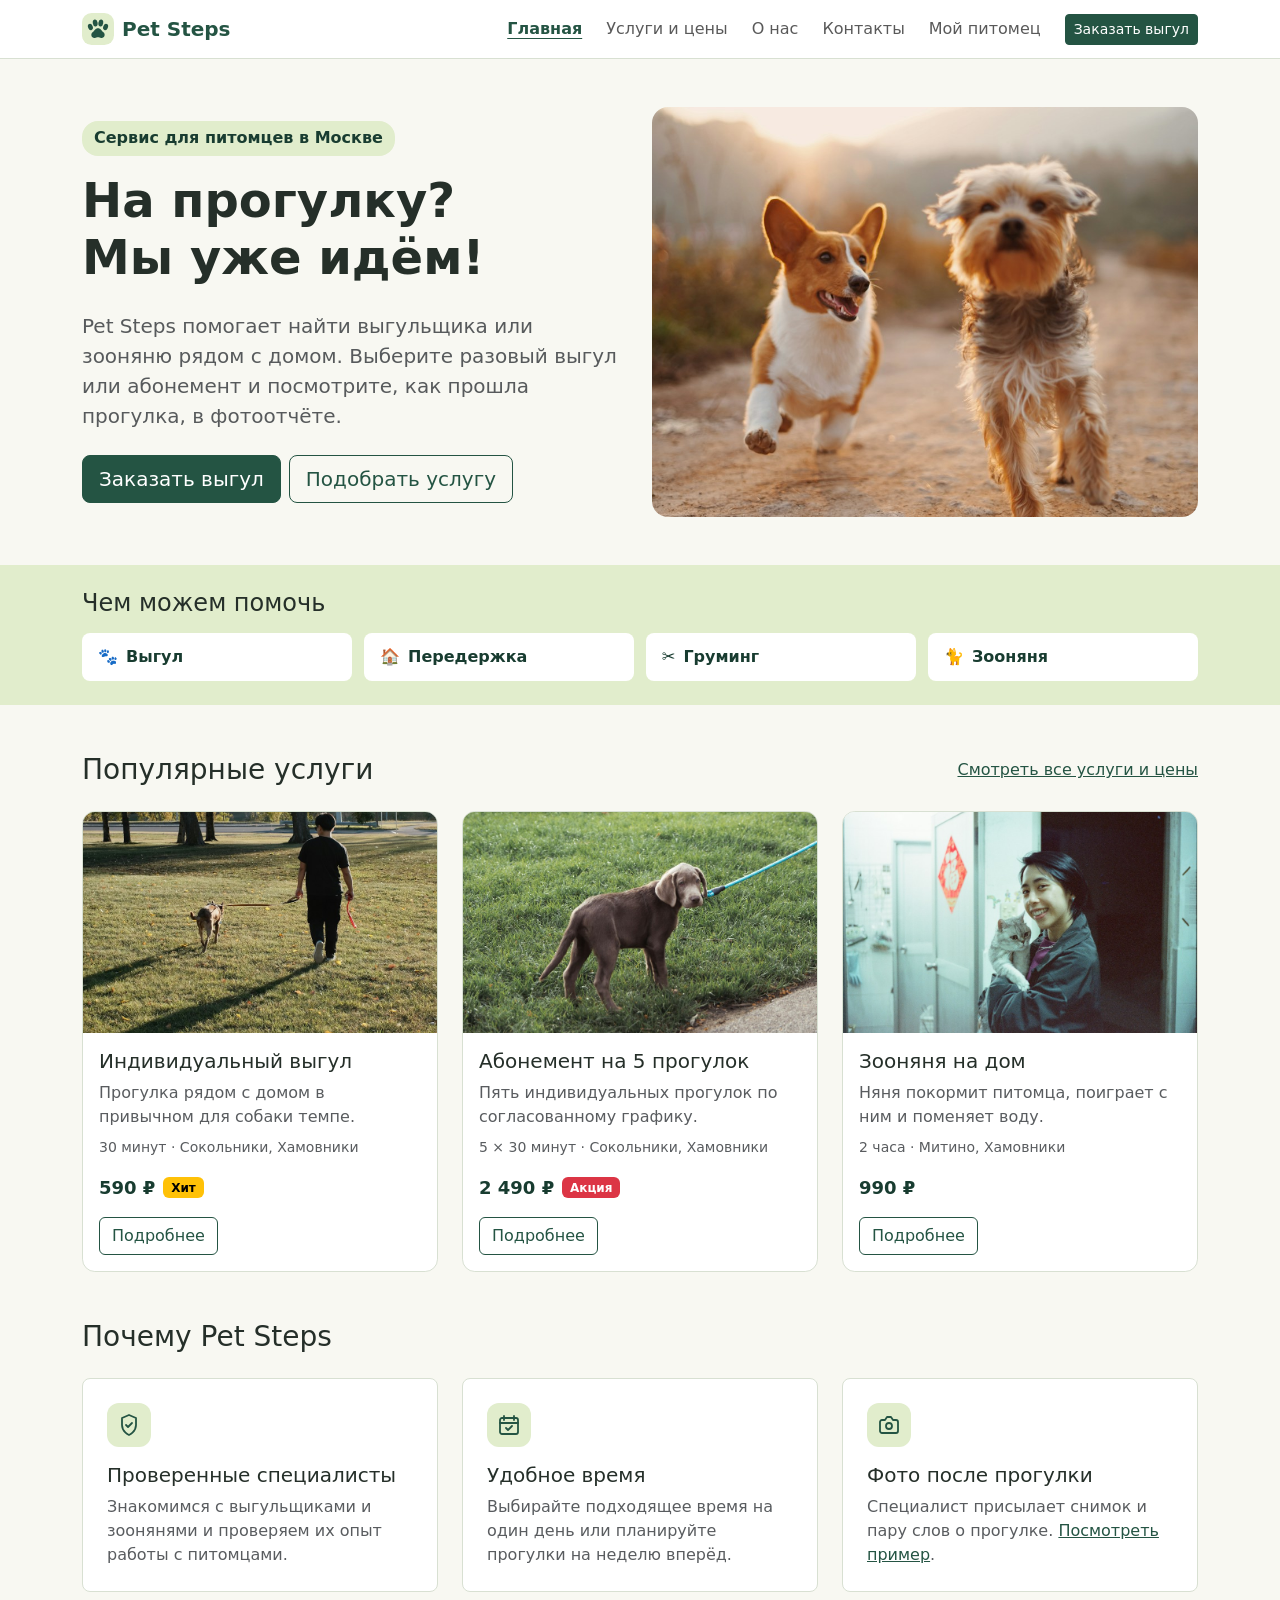
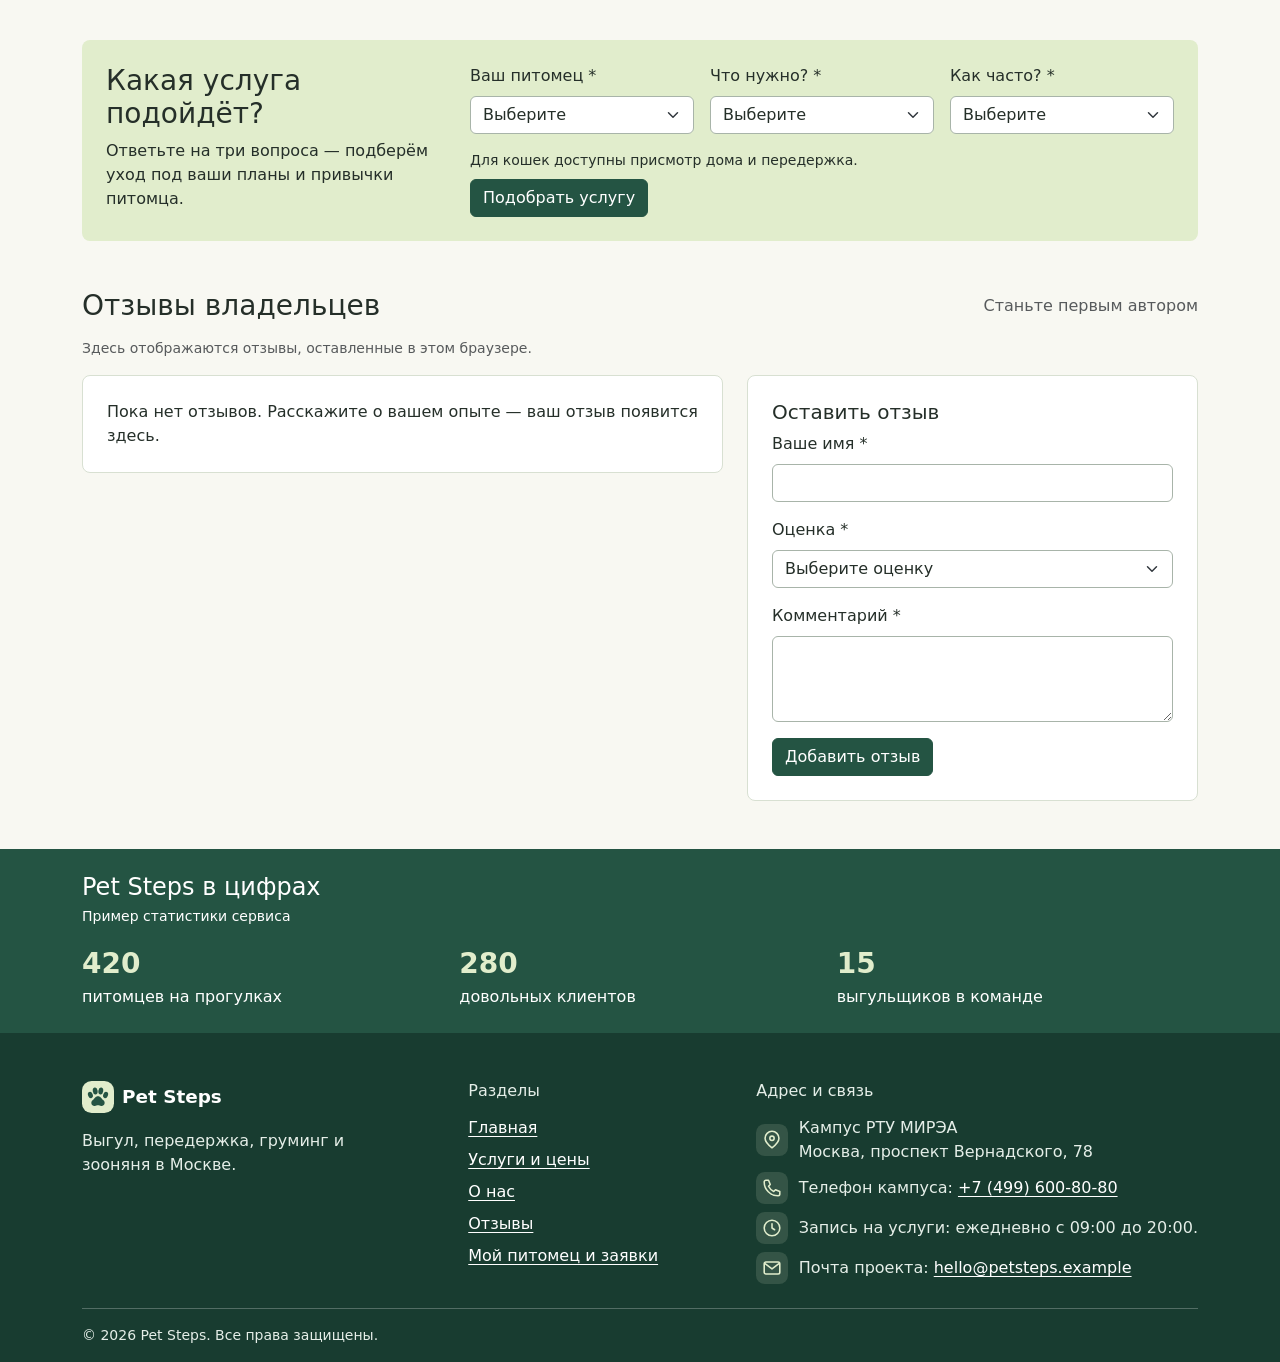
<file: index.html>
<!DOCTYPE html>
<html lang="ru">
<head>
  <meta charset="UTF-8">
  <meta name="viewport" content="width=device-width, initial-scale=1.0">
  <title>Pet Steps — выгул и присмотр за питомцами</title>
  <link rel="icon" href="images/paw.svg" type="image/svg+xml">
  <link rel="stylesheet" href="vendor/bootstrap/bootstrap.min.css">
  <link rel="stylesheet" href="css/custom.css">
</head>
<body id="top">
  <a class="visually-hidden-focusable skip-link" href="#main">К содержанию</a>
  <header class="site-header sticky-top">
    <nav class="navbar navbar-expand-lg" aria-label="Основное меню">
      <div class="container">
        <a class="navbar-brand d-flex align-items-center gap-1 gap-lg-2 me-0 me-lg-3" href="index.html">
          <img src="images/paw.svg" width="32" height="32" alt=""> Pet Steps
        </a>
        <button class="navbar-toggler ms-auto px-1" type="button" data-bs-toggle="collapse"
          data-bs-target="#mainNavbar" aria-controls="mainNavbar" aria-expanded="false"
          aria-label="Переключить навигацию">
          <span class="navbar-toggler-icon"></span>
        </button>
        <div class="collapse navbar-collapse order-2 order-lg-0" id="mainNavbar">
          <ul class="navbar-nav ms-auto gap-lg-2">
            <li class="nav-item">
              <a class="nav-link active" aria-current="page" href="index.html">Главная</a>
            </li>
            <li class="nav-item">
              <a class="nav-link" href="catalog.html">Услуги и цены</a>
            </li>
            <li class="nav-item">
              <a class="nav-link" href="about.html">О нас</a>
            </li>
            <li class="nav-item">
              <a class="nav-link" href="contacts.html">Контакты</a>
            </li>
            <li class="nav-item">
              <a class="nav-link" href="account.html">Мой питомец</a>
            </li>
          </ul>
        </div>
        <a class="btn btn-primary btn-sm text-nowrap order-1 order-lg-0 ms-1 ms-lg-3" href="product.html#booking">Заказать выгул</a>
      </div>
    </nav>
  </header>

  <div id="storage-warning" class="container alert alert-warning mt-3" role="alert" hidden></div>

  <main id="main">
    <!-- Hero-блок: две колонки на больших экранах -->
    <section class="container my-5">
      <div class="row align-items-center g-4">
        <div class="col-12 col-lg-6">
          <p class="hero__location mb-3">Сервис для питомцев в Москве</p>
          <h1 class="display-5 fw-bold">На прогулку? <br>Мы уже идём!</h1>
          <p class="lead text-muted my-4">
            Pet Steps помогает найти выгульщика или зооняню рядом с домом.
            Выберите разовый выгул или абонемент и посмотрите, как прошла прогулка, в фотоотчёте.
          </p>
          <div class="d-flex flex-wrap gap-2">
            <a class="btn btn-primary btn-lg" href="product.html#booking">Заказать выгул</a>
            <a class="btn btn-outline-primary btn-lg" href="#quiz">Подобрать услугу</a>
          </div>
        </div>
        <div class="col-12 col-lg-6">
          <img class="hero__image img-fluid rounded-4" src="images/dog-walk.jpg"
            alt="Две собаки бегут по тропинке в парке" width="1100" height="734">
        </div>
      </div>
    </section>

    <section class="section-strip py-4" id="directions">
      <div class="container">
        <h2 class="h4 mb-3">Чем можем помочь</h2>
        <div class="directions">
          <a class="directions__link" href="catalog.html?type=walk"><span aria-hidden="true">🐾</span> Выгул</a>
          <a class="directions__link" href="catalog.html?type=boarding"><span aria-hidden="true">🏠</span> Передержка</a>
          <a class="directions__link" href="catalog.html?type=grooming"><span aria-hidden="true">✂️</span> Груминг</a>
          <a class="directions__link" href="catalog.html?type=sitter"><span aria-hidden="true">🐈</span> Зооняня</a>
        </div>
      </div>
    </section>

    <section class="container my-5" id="popular">
      <div class="d-flex flex-wrap align-items-center justify-content-between gap-2 mb-4">
        <h2 class="h3 mb-0">Популярные услуги</h2>
        <a href="catalog.html">Смотреть все услуги и цены</a>
      </div>
      <div class="row g-4">
          <div class="col-12 col-md-6 col-lg-4" data-service="walk">
            <article class="card service-card h-100">
              <img class="service-photo service-card__photo" src="images/service-walk.jpg"
                alt="Человек гуляет с собакой на поводке в парке" width="900" height="600" loading="lazy">
              <div class="card-body d-flex flex-column">
                <h3 class="card-title h5">Индивидуальный выгул</h3>
                <p class="card-text text-muted mb-2">Прогулка рядом с домом в привычном для собаки темпе.</p>
                <p class="service-card__meta small text-muted mb-3">30 минут · Сокольники, Хамовники</p>
                <div class="d-flex align-items-center flex-wrap gap-2 mt-auto mb-3">
                  <strong class="service-card__price">590 ₽</strong>
                <span class="badge text-bg-warning">Хит</span>
                </div>
                <button class="btn btn-outline-primary align-self-start" type="button"
                  data-bs-toggle="modal" data-bs-target="#serviceModal" aria-label="Подробнее: Индивидуальный выгул">
                  Подробнее
                </button>
              </div>
            </article>
          </div>
          <div class="col-12 col-md-6 col-lg-4" data-service="pass">
            <article class="card service-card h-100">
              <img class="service-photo service-card__photo" src="images/service-pass.jpg"
                alt="Женщина гуляет с собакой в парке" width="900" height="600" loading="lazy">
              <div class="card-body d-flex flex-column">
                <h3 class="card-title h5">Абонемент на 5 прогулок</h3>
                <p class="card-text text-muted mb-2">Пять индивидуальных прогулок по согласованному графику.</p>
                <p class="service-card__meta small text-muted mb-3">5 × 30 минут · Сокольники, Хамовники</p>
                <div class="d-flex align-items-center flex-wrap gap-2 mt-auto mb-3">
                  <strong class="service-card__price">2 490 ₽</strong>
                <span class="badge text-bg-danger">Акция</span>
                </div>
                <button class="btn btn-outline-primary align-self-start" type="button"
                  data-bs-toggle="modal" data-bs-target="#serviceModal" aria-label="Подробнее: Абонемент на 5 прогулок">
                  Подробнее
                </button>
              </div>
            </article>
          </div>
          <div class="col-12 col-md-6 col-lg-4" data-service="sitter">
            <article class="card service-card h-100">
              <img class="service-photo service-card__photo" src="images/service-sitter.jpg"
                alt="Женщина держит кошку на руках" width="900" height="600" loading="lazy">
              <div class="card-body d-flex flex-column">
                <h3 class="card-title h5">Зооняня на дом</h3>
                <p class="card-text text-muted mb-2">Няня покормит питомца, поиграет с ним и поменяет воду.</p>
                <p class="service-card__meta small text-muted mb-3">2 часа · Митино, Хамовники</p>
                <div class="d-flex align-items-center flex-wrap gap-2 mt-auto mb-3">
                  <strong class="service-card__price">990 ₽</strong>
                </div>
                <button class="btn btn-outline-primary align-self-start" type="button"
                  data-bs-toggle="modal" data-bs-target="#serviceModal" aria-label="Подробнее: Зооняня на дом">
                  Подробнее
                </button>
              </div>
            </article>
          </div>
      </div>
    </section>

    <!-- Блок преимуществ из примера сетки Bootstrap -->
    <section class="container my-5" id="benefits">
      <h2 class="h3 mb-4">Почему Pet Steps</h2>
      <div class="row g-4">
        <div class="col-12 col-md-4">
          <div class="p-4 border rounded-3 h-100 bg-white">
            <span class="benefit-sticker mb-3" aria-hidden="true">
              <svg width="24" height="24" viewBox="0 0 24 24" fill="none" stroke="currentColor"
                stroke-width="1.8" stroke-linecap="round" stroke-linejoin="round">
                <path d="M12 22s7-3 7-10V5l-7-3-7 3v7c0 7 7 10 7 10Z"/><path d="m9 12 2 2 4-4"/>
              </svg>
            </span>
            <h3 class="h5">Проверенные специалисты</h3>
            <p class="mb-0 text-muted">Знакомимся с выгульщиками и зоонянями и проверяем их опыт работы с питомцами.</p>
          </div>
        </div>
        <div class="col-12 col-md-4">
          <div class="p-4 border rounded-3 h-100 bg-white">
            <span class="benefit-sticker mb-3" aria-hidden="true">
              <svg width="24" height="24" viewBox="0 0 24 24" fill="none" stroke="currentColor"
                stroke-width="1.8" stroke-linecap="round" stroke-linejoin="round">
                <rect x="3" y="5" width="18" height="16" rx="2"/><path d="M7 3v4m10-4v4M3 10h18m-12 5 2 2 4-4"/>
              </svg>
            </span>
            <h3 class="h5">Удобное время</h3>
            <p class="mb-0 text-muted">Выбирайте подходящее время на один день или планируйте прогулки на неделю вперёд.</p>
          </div>
        </div>
        <div class="col-12 col-md-4">
          <div class="p-4 border rounded-3 h-100 bg-white">
            <span class="benefit-sticker mb-3" aria-hidden="true">
              <svg width="24" height="24" viewBox="0 0 24 24" fill="none" stroke="currentColor"
                stroke-width="1.8" stroke-linecap="round" stroke-linejoin="round">
                <path d="M5 7h3l2-3h4l2 3h3a2 2 0 0 1 2 2v9a2 2 0 0 1-2 2H5a2 2 0 0 1-2-2V9a2 2 0 0 1 2-2Z"/><circle cx="12" cy="13" r="3"/>
              </svg>
            </span>
            <h3 class="h5">Фото после прогулки</h3>
            <p class="mb-0 text-muted">Специалист присылает снимок и пару слов о прогулке. <a href="product.html#report">Посмотреть пример</a>.</p>
          </div>
        </div>
      </div>
    </section>

    <section class="container my-5" id="quiz" aria-labelledby="quiz-title">
      <div class="p-3 p-md-4 section-strip rounded-3">
        <div class="row g-4">
          <div class="col-12 col-lg-4">
            <h2 class="h3" id="quiz-title">Какая услуга подойдёт?</h2>
            <p class="mb-0">Ответьте на три вопроса — подберём уход под ваши планы и привычки питомца.</p>
          </div>
          <div class="col-12 col-lg-8">
            <form id="quiz-form" novalidate>
              <div class="row g-3">
                <div class="col-12 col-md-4">
                  <label for="quiz-pet" class="form-label">Ваш питомец *</label>
                  <select id="quiz-pet" name="pet" class="form-select" required>
                    <option value="">Выберите</option>
                    <option value="dog">Собака</option>
                    <option value="cat">Кошка</option>
                  </select>
                  <div class="invalid-feedback">Выберите питомца.</div>
                </div>
                <div class="col-12 col-md-4">
                  <label for="quiz-need" class="form-label">Что нужно? *</label>
                  <select id="quiz-need" name="need" class="form-select" required>
                    <option value="">Выберите</option>
                    <option value="walk">Прогулка</option>
                    <option value="home">Присмотр дома</option>
                    <option value="travel">Уезжаю на сутки</option>
                    <option value="grooming">Уход за шерстью</option>
                  </select>
                  <div class="invalid-feedback">Выберите задачу.</div>
                </div>
                <div class="col-12 col-md-4">
                  <label for="quiz-rhythm" class="form-label" id="quiz-rhythm-label">Как часто? *</label>
                  <select id="quiz-rhythm" name="rhythm" class="form-select" required>
                    <option value="">Выберите</option>
                    <option value="once">Один раз</option>
                    <option value="regular">Регулярно</option>
                    <option value="company">В компании собак</option>
                  </select>
                  <div class="invalid-feedback">Выберите вариант.</div>
                </div>
                <div class="col-12">
                  <p id="quiz-hint" class="small mb-2">Для кошек доступны присмотр дома и передержка.</p>
                  <button class="btn btn-primary" type="submit">Подобрать услугу</button>
                </div>
              </div>
            </form>
            <div id="quiz-result" class="bg-white p-3 rounded-3 mt-3" role="status" hidden>
              <h3 class="h5" id="quiz-result-title"></h3>
              <p id="quiz-result-description"></p>
              <a class="btn btn-outline-primary" id="quiz-result-link" href="catalog.html">Посмотреть услугу</a>
            </div>
          </div>
        </div>
      </div>
    </section>

    <section class="container my-5" id="reviews" aria-labelledby="reviews-title">
      <div class="d-flex flex-wrap justify-content-between align-items-center gap-2 mb-3">
        <h2 class="h3 mb-0" id="reviews-title">Отзывы владельцев</h2>
        <p class="mb-0 text-muted" id="review-summary" role="status"></p>
      </div>
      <p class="small text-muted">Здесь отображаются отзывы, оставленные в этом браузере.</p>
      <div class="row g-4">
        <div class="col-12 col-lg-7">
          <p class="p-4 bg-white border rounded-3" id="reviews-empty">Пока нет отзывов. Расскажите о вашем опыте — ваш отзыв появится здесь.</p>
          <div class="vstack gap-3" id="review-list"></div>
        </div>
        <div class="col-12 col-lg-5">
          <form id="review-form" class="p-3 p-md-4 bg-white border rounded-3" novalidate>
            <h3 class="h5">Оставить отзыв</h3>
            <div class="mb-3">
              <label class="form-label" for="review-name">Ваше имя *</label>
              <input id="review-name" name="name" class="form-control" required minlength="2" maxlength="60" autocomplete="given-name">
              <div class="invalid-feedback">Укажите имя от 2 до 60 символов.</div>
            </div>
            <div class="mb-3">
              <label class="form-label" for="review-rating">Оценка *</label>
              <select id="review-rating" name="rating" class="form-select" required>
                <option value="">Выберите оценку</option>
                <option value="5">5 — отлично</option><option value="4">4 — хорошо</option>
                <option value="3">3 — нормально</option><option value="2">2 — плохо</option><option value="1">1 — очень плохо</option>
              </select>
              <div class="invalid-feedback">Поставьте оценку.</div>
            </div>
            <div class="mb-3">
              <label class="form-label" for="review-text">Комментарий *</label>
              <textarea id="review-text" name="text" class="form-control" rows="3" minlength="10" maxlength="800" required></textarea>
              <div class="invalid-feedback">Напишите от 10 до 800 символов.</div>
            </div>
            <p class="alert mb-3" id="review-message" role="status" hidden></p>
            <button class="btn btn-primary" type="submit">Добавить отзыв</button>
          </form>
        </div>
      </div>
      <template id="review-template">
        <article class="p-3 p-md-4 border rounded-3 bg-white">
          <div class="d-flex flex-wrap justify-content-between gap-2 mb-2">
            <h3 class="h6 mb-0" data-review-name></h3>
            <span class="review__stars" data-review-rating></span>
          </div>
          <p class="user-text mb-2" data-review-text></p>
          <div class="d-flex justify-content-between align-items-center gap-2">
            <time class="small text-muted" data-review-date></time>
            <button class="btn btn-sm btn-outline-secondary" type="button" data-review-delete>Удалить</button>
          </div>
        </article>
      </template>
    </section>

    <section class="stats py-4">
      <div class="container">
        <h2 class="h4 mb-1">Pet Steps в цифрах</h2>
        <p class="small mb-3">Пример статистики сервиса</p>
        <div class="row g-3">
          <div class="col-12 col-md-4"><strong class="stats__number">480</strong> питомцев на прогулках</div>
          <div class="col-12 col-md-4"><strong class="stats__number">320</strong> довольных клиентов</div>
          <div class="col-12 col-md-4"><strong class="stats__number">18</strong> выгульщиков в команде</div>
        </div>
      </div>
    </section>
  </main>

  <footer class="site-footer pt-5 pb-3">
    <div class="container">
      <div class="d-flex flex-column flex-md-row justify-content-md-between gap-4">
        <div class="site-footer__intro">
          <a class="site-footer__brand d-inline-flex align-items-center gap-2 mb-3" href="index.html">
            <img src="images/paw.svg" width="32" height="32" alt=""> Pet Steps
          </a>
          <p class="mb-0">Выгул, передержка, груминг и зооняня в Москве.</p>
        </div>
        <nav class="flex-shrink-0" aria-label="Разделы сайта">
          <h2 class="h6 mb-3">Разделы</h2>
          <ul class="list-unstyled vstack gap-2 mb-0">
            <li><a href="index.html">Главная</a></li>
            <li><a href="catalog.html">Услуги и цены</a></li>
            <li><a href="about.html">О нас</a></li>
            <li><a href="index.html#reviews">Отзывы</a></li>
            <li><a href="account.html">Мой питомец и заявки</a></li>
          </ul>
        </nav>
        <div class="text-break">
          <h2 class="h6 mb-3">Адрес и связь</h2>
          <address class="vstack gap-2 mb-2">
            <div class="site-footer__contact-line">
              <svg class="site-footer__sticker" aria-hidden="true" width="32" height="32" viewBox="0 0 24 24"
                  fill="none" stroke="currentColor" stroke-width="1.8" stroke-linecap="round" stroke-linejoin="round">
                <path d="M20 10c0 5-8 11-8 11S4 15 4 10a8 8 0 1 1 16 0Z"/><circle cx="12" cy="10" r="2.5"/>
              </svg>
              <span>Кампус РТУ МИРЭА<br>Москва, проспект Вернадского, 78</span>
            </div>
            <div class="site-footer__contact-line">
              <svg class="site-footer__sticker" aria-hidden="true" width="32" height="32" viewBox="0 0 24 24"
                  fill="none" stroke="currentColor" stroke-width="1.8" stroke-linecap="round" stroke-linejoin="round">
                <path d="M8 3H5a2 2 0 0 0-2 2c0 8.8 7.2 16 16 16a2 2 0 0 0 2-2v-3l-5-2-2 2a13 13 0 0 1-6-6l2-2-2-5Z"/>
              </svg>
              <span>Телефон кампуса: <a href="tel:+74996008080">+7 (499) 600-80-80</a></span>
            </div>
          </address>
          <div class="site-footer__contact-line mb-2">
            <svg class="site-footer__sticker" aria-hidden="true" width="32" height="32" viewBox="0 0 24 24"
                  fill="none" stroke="currentColor" stroke-width="1.8" stroke-linecap="round" stroke-linejoin="round">
                <circle cx="12" cy="12" r="9"/><path d="M12 7v5l3 2"/>
              </svg>
            <span>Запись на услуги: ежедневно с 09:00 до 20:00.</span>
          </div>
          <div class="site-footer__contact-line">
            <svg class="site-footer__sticker" aria-hidden="true" width="32" height="32" viewBox="0 0 24 24"
                  fill="none" stroke="currentColor" stroke-width="1.8" stroke-linecap="round" stroke-linejoin="round">
                <rect x="3" y="5" width="18" height="14" rx="2"/><path d="m4 7 8 6 8-6"/>
              </svg>
            <span>Почта проекта: <a href="mailto:hello@petsteps.example">hello@petsteps.example</a></span>
          </div>
        </div>
      </div>
      <div class="site-footer__bottom d-flex flex-wrap justify-content-between gap-2 mt-4 pt-3">
        <small>© 2026 Pet Steps. Все права защищены.</small>
      </div>
    </div>
  </footer>

  <a class="btn btn-primary back-top" href="#top" hidden>Наверх</a>

  <!-- Одно модальное окно Bootstrap для всех карточек -->
  <div class="modal fade" id="serviceModal" tabindex="-1" aria-labelledby="serviceModalLabel" aria-hidden="true">
    <div class="modal-dialog modal-dialog-centered modal-dialog-scrollable">
      <div class="modal-content">
        <div class="modal-header">
          <h2 class="modal-title h5" id="serviceModalLabel">Об услуге</h2>
          <button type="button" class="btn-close" data-bs-dismiss="modal" aria-label="Закрыть"></button>
        </div>
        <div class="modal-body">
          <img class="service-photo service-photo--modal rounded mb-3" src="images/service-walk.jpg" id="modal-image"
                alt="Человек гуляет с собакой на поводке в парке" width="900" height="600" loading="lazy">
          <p id="modal-description"></p>
          <p class="text-muted mb-2" id="modal-meta"></p>
          <p class="fw-bold mb-0" id="modal-price"></p>
        </div>
        <div class="modal-footer">
          <button type="button" class="btn btn-secondary" data-bs-dismiss="modal">Закрыть</button>
          <a class="btn btn-primary" id="modal-link" href="product.html">Перейти к услуге</a>
        </div>
      </div>
    </div>
  </div>

  <script src="vendor/bootstrap/bootstrap.bundle.min.js"></script>
  <script src="js/main.js"></script>
  <script src="js/features.js"></script>
</body>
</html>
</file>
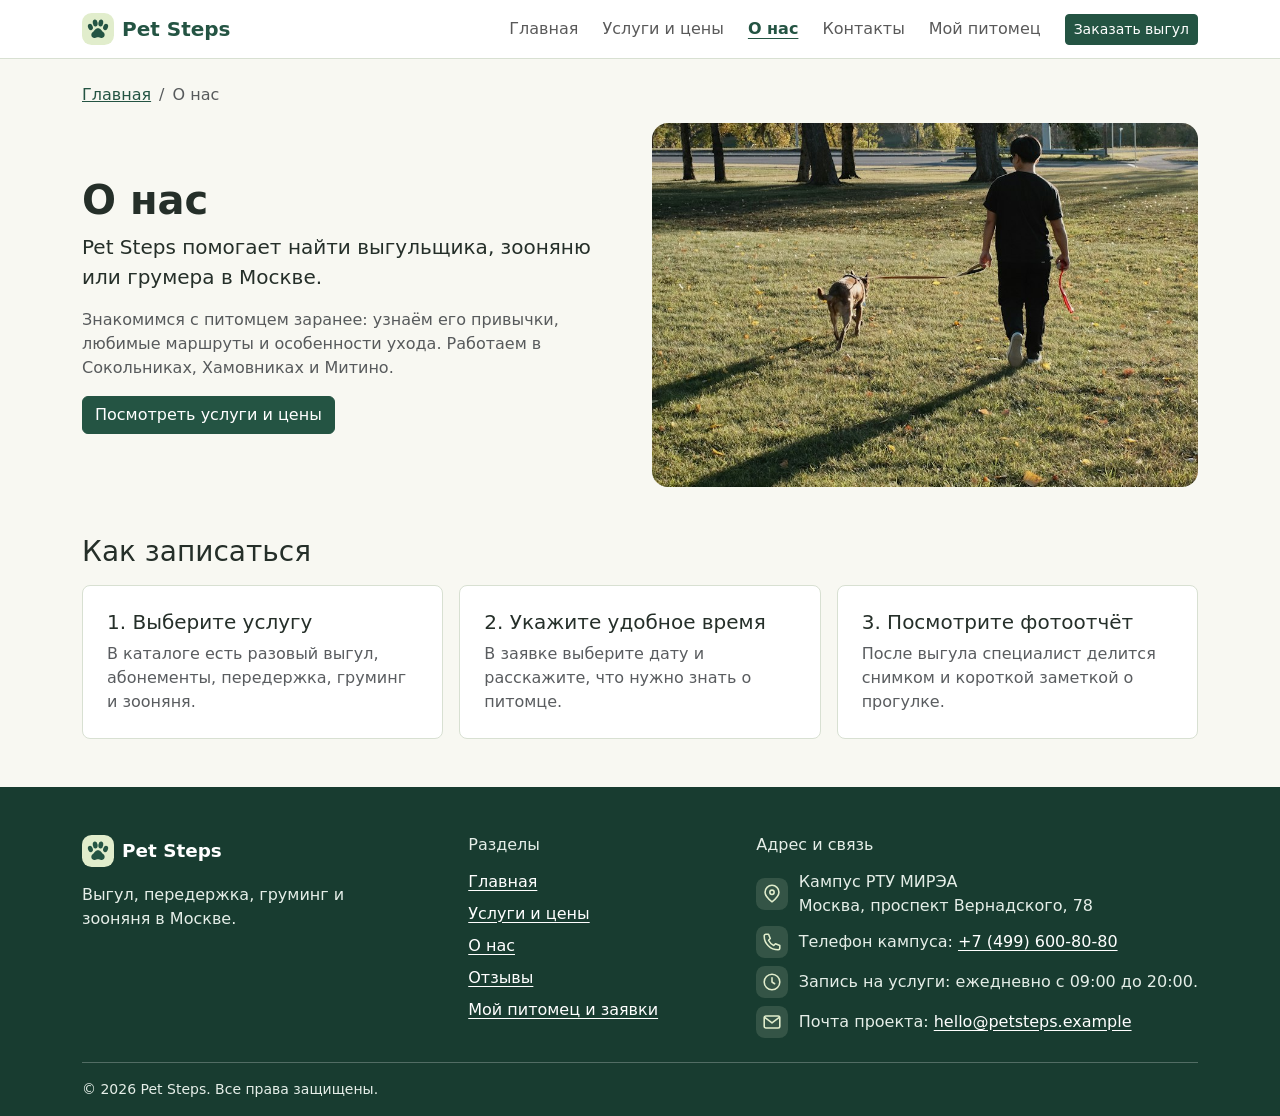
<file: about.html>
<!DOCTYPE html>
<html lang="ru">
<head>
  <meta charset="UTF-8">
  <meta name="viewport" content="width=device-width, initial-scale=1.0">
  <title>О нас — Pet Steps</title>
  <link rel="icon" href="images/paw.svg" type="image/svg+xml">
  <link rel="stylesheet" href="vendor/bootstrap/bootstrap.min.css">
  <link rel="stylesheet" href="css/custom.css">
</head>
<body id="top">
  <a class="visually-hidden-focusable skip-link" href="#main">К содержанию</a>
  <header class="site-header sticky-top">
    <nav class="navbar navbar-expand-lg" aria-label="Основное меню">
      <div class="container">
        <a class="navbar-brand d-flex align-items-center gap-1 gap-lg-2 me-0 me-lg-3" href="index.html">
          <img src="images/paw.svg" width="32" height="32" alt=""> Pet Steps
        </a>
        <button class="navbar-toggler ms-auto px-1" type="button" data-bs-toggle="collapse"
          data-bs-target="#mainNavbar" aria-controls="mainNavbar" aria-expanded="false"
          aria-label="Переключить навигацию">
          <span class="navbar-toggler-icon"></span>
        </button>
        <div class="collapse navbar-collapse order-2 order-lg-0" id="mainNavbar">
          <ul class="navbar-nav ms-auto gap-lg-2">
            <li class="nav-item">
              <a class="nav-link" href="index.html">Главная</a>
            </li>
            <li class="nav-item">
              <a class="nav-link" href="catalog.html">Услуги и цены</a>
            </li>
            <li class="nav-item">
              <a class="nav-link active" aria-current="page" href="about.html">О нас</a>
            </li>
            <li class="nav-item">
              <a class="nav-link" href="contacts.html">Контакты</a>
            </li>
            <li class="nav-item">
              <a class="nav-link" href="account.html">Мой питомец</a>
            </li>
          </ul>
        </div>
        <a class="btn btn-primary btn-sm text-nowrap order-1 order-lg-0 ms-1 ms-lg-3" href="product.html#booking">Заказать выгул</a>
      </div>
    </nav>
  </header>

  <div id="storage-warning" class="container alert alert-warning mt-3" role="alert" hidden></div>

  <main class="container my-4 mb-5" id="main">
    <nav aria-label="Хлебные крошки">
      <ol class="breadcrumb small">
        <li class="breadcrumb-item"><a href="index.html">Главная</a></li>
        <li class="breadcrumb-item active" aria-current="page">О нас</li>
      </ol>
    </nav>

    <section class="row align-items-center g-4 mb-5" aria-labelledby="about-title">
      <div class="col-12 col-lg-6">
        <h1 class="display-6 fw-bold" id="about-title">О нас</h1>
        <p class="lead">Pet Steps помогает найти выгульщика, зооняню или грумера в Москве.</p>
        <p class="text-muted">
          Знакомимся с питомцем заранее: узнаём его привычки, любимые маршруты и особенности ухода.
          Работаем в Сокольниках, Хамовниках и Митино.
        </p>
        <a class="btn btn-primary" href="catalog.html">Посмотреть услуги и цены</a>
      </div>
      <div class="col-12 col-lg-6">
        <img class="service-photo rounded-4" src="images/service-walk.jpg"
          alt="Человек гуляет с собакой на поводке в парке" width="900" height="600">
      </div>
    </section>

    <section aria-labelledby="how-title">
      <h2 class="h3 mb-3" id="how-title">Как записаться</h2>
      <ol class="row g-3 list-unstyled mb-0">
        <li class="col-12 col-md-4">
          <div class="p-4 border rounded-3 h-100 bg-white">
            <h3 class="h5">1. Выберите услугу</h3>
            <p class="text-muted mb-0">В каталоге есть разовый выгул, абонементы, передержка, груминг и зооняня.</p>
          </div>
        </li>
        <li class="col-12 col-md-4">
          <div class="p-4 border rounded-3 h-100 bg-white">
            <h3 class="h5">2. Укажите удобное время</h3>
            <p class="text-muted mb-0">В заявке выберите дату и расскажите, что нужно знать о питомце.</p>
          </div>
        </li>
        <li class="col-12 col-md-4">
          <div class="p-4 border rounded-3 h-100 bg-white">
            <h3 class="h5">3. Посмотрите фотоотчёт</h3>
            <p class="text-muted mb-0">После выгула специалист делится снимком и короткой заметкой о прогулке.</p>
          </div>
        </li>
      </ol>
    </section>
  </main>

  <footer class="site-footer pt-5 pb-3">
    <div class="container">
      <div class="d-flex flex-column flex-md-row justify-content-md-between gap-4">
        <div class="site-footer__intro">
          <a class="site-footer__brand d-inline-flex align-items-center gap-2 mb-3" href="index.html">
            <img src="images/paw.svg" width="32" height="32" alt=""> Pet Steps
          </a>
          <p class="mb-0">Выгул, передержка, груминг и зооняня в Москве.</p>
        </div>
        <nav class="flex-shrink-0" aria-label="Разделы сайта">
          <h2 class="h6 mb-3">Разделы</h2>
          <ul class="list-unstyled vstack gap-2 mb-0">
            <li><a href="index.html">Главная</a></li>
            <li><a href="catalog.html">Услуги и цены</a></li>
            <li><a href="about.html">О нас</a></li>
            <li><a href="index.html#reviews">Отзывы</a></li>
            <li><a href="account.html">Мой питомец и заявки</a></li>
          </ul>
        </nav>
        <div class="text-break">
          <h2 class="h6 mb-3">Адрес и связь</h2>
          <address class="vstack gap-2 mb-2">
            <div class="site-footer__contact-line">
              <svg class="site-footer__sticker" aria-hidden="true" width="32" height="32" viewBox="0 0 24 24"
                  fill="none" stroke="currentColor" stroke-width="1.8" stroke-linecap="round" stroke-linejoin="round">
                <path d="M20 10c0 5-8 11-8 11S4 15 4 10a8 8 0 1 1 16 0Z"/><circle cx="12" cy="10" r="2.5"/>
              </svg>
              <span>Кампус РТУ МИРЭА<br>Москва, проспект Вернадского, 78</span>
            </div>
            <div class="site-footer__contact-line">
              <svg class="site-footer__sticker" aria-hidden="true" width="32" height="32" viewBox="0 0 24 24"
                  fill="none" stroke="currentColor" stroke-width="1.8" stroke-linecap="round" stroke-linejoin="round">
                <path d="M8 3H5a2 2 0 0 0-2 2c0 8.8 7.2 16 16 16a2 2 0 0 0 2-2v-3l-5-2-2 2a13 13 0 0 1-6-6l2-2-2-5Z"/>
              </svg>
              <span>Телефон кампуса: <a href="tel:+74996008080">+7 (499) 600-80-80</a></span>
            </div>
          </address>
          <div class="site-footer__contact-line mb-2">
            <svg class="site-footer__sticker" aria-hidden="true" width="32" height="32" viewBox="0 0 24 24"
                  fill="none" stroke="currentColor" stroke-width="1.8" stroke-linecap="round" stroke-linejoin="round">
                <circle cx="12" cy="12" r="9"/><path d="M12 7v5l3 2"/>
              </svg>
            <span>Запись на услуги: ежедневно с 09:00 до 20:00.</span>
          </div>
          <div class="site-footer__contact-line">
            <svg class="site-footer__sticker" aria-hidden="true" width="32" height="32" viewBox="0 0 24 24"
                  fill="none" stroke="currentColor" stroke-width="1.8" stroke-linecap="round" stroke-linejoin="round">
                <rect x="3" y="5" width="18" height="14" rx="2"/><path d="m4 7 8 6 8-6"/>
              </svg>
            <span>Почта проекта: <a href="mailto:hello@petsteps.example">hello@petsteps.example</a></span>
          </div>
        </div>
      </div>
      <div class="site-footer__bottom d-flex flex-wrap justify-content-between gap-2 mt-4 pt-3">
        <small>© 2026 Pet Steps. Все права защищены.</small>
      </div>
    </div>
  </footer>

  <a class="btn btn-primary back-top" href="#top" hidden>Наверх</a>

  <script src="vendor/bootstrap/bootstrap.bundle.min.js"></script>
  <script src="js/main.js"></script>
  <script src="js/features.js"></script>
</body>
</html>
</file>
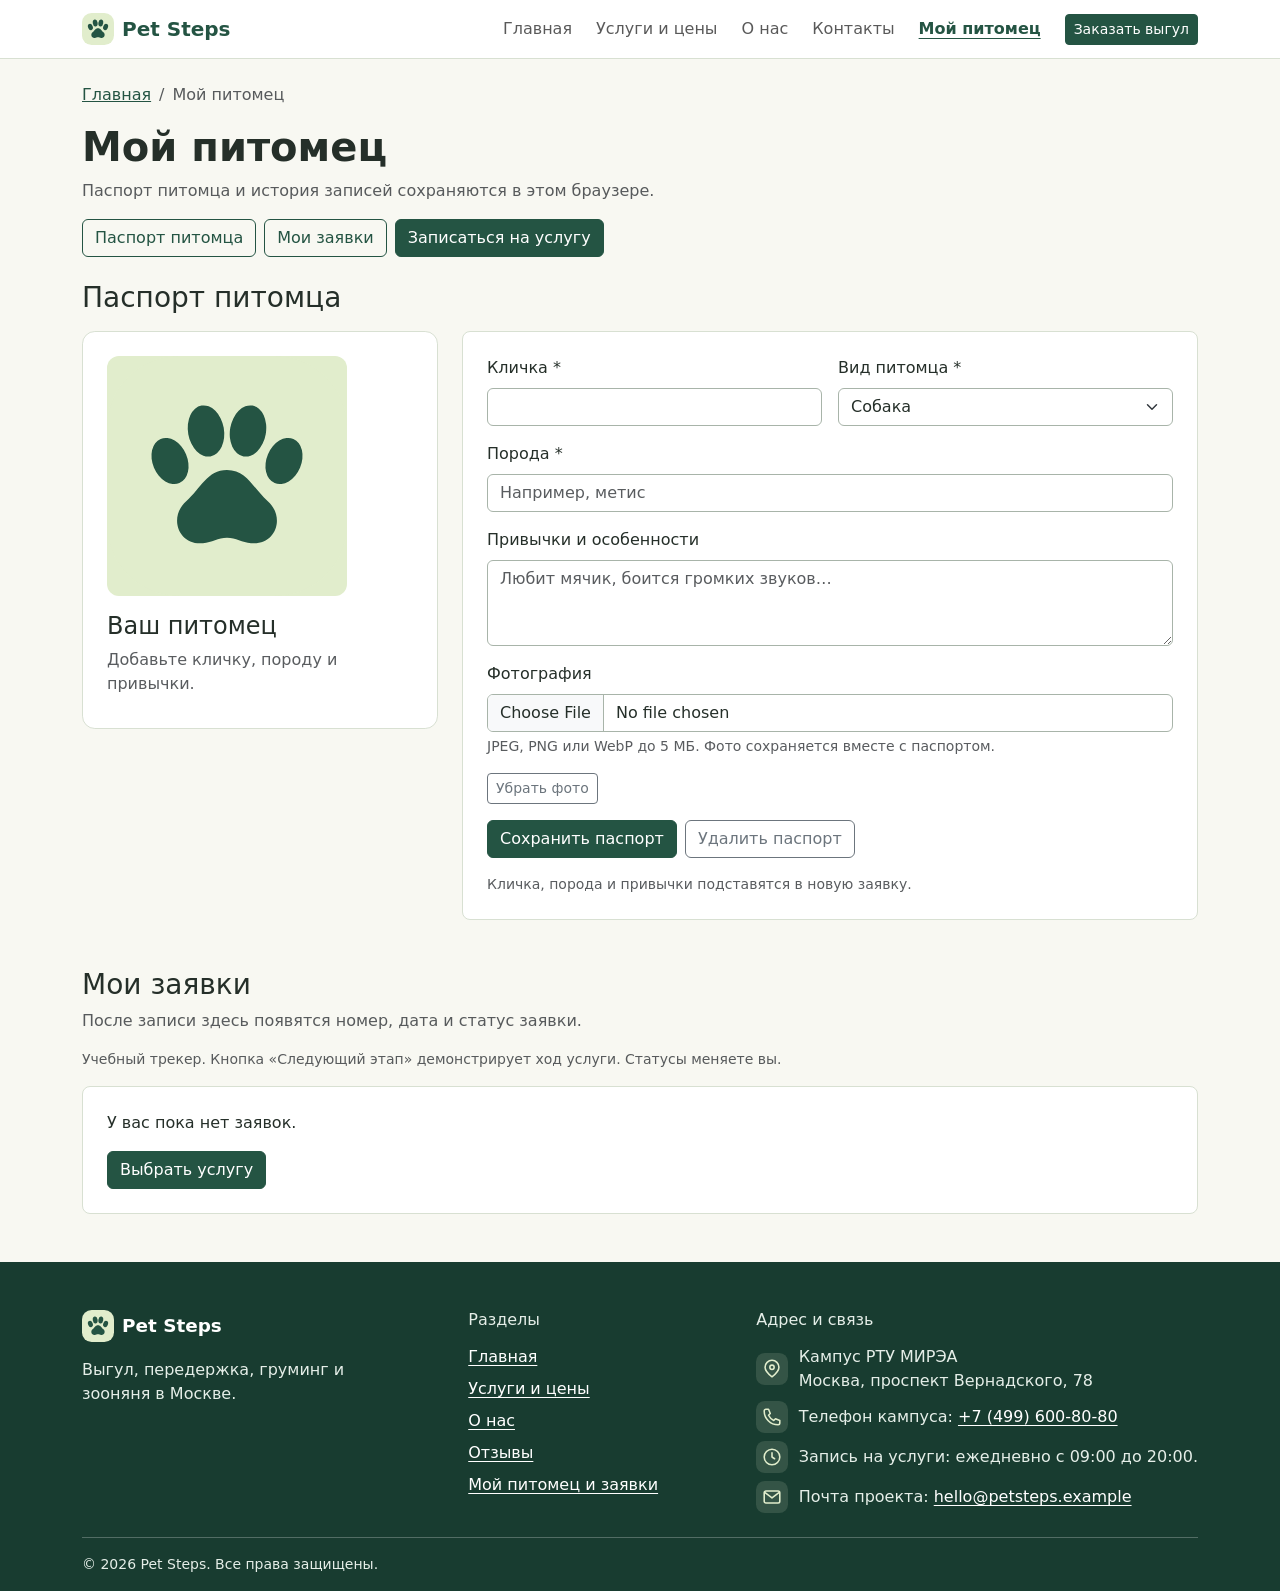
<file: account.html>
<!DOCTYPE html>
<html lang="ru">
<head>
  <meta charset="UTF-8">
  <meta name="viewport" content="width=device-width, initial-scale=1.0">
  <title>Мой питомец — Pet Steps</title>
  <link rel="icon" href="images/paw.svg" type="image/svg+xml">
  <link rel="stylesheet" href="vendor/bootstrap/bootstrap.min.css">
  <link rel="stylesheet" href="css/custom.css">
</head>
<body id="top">
  <a class="visually-hidden-focusable skip-link" href="#main">К содержанию</a>
  <header class="site-header sticky-top">
    <nav class="navbar navbar-expand-lg" aria-label="Основное меню">
      <div class="container">
        <a class="navbar-brand d-flex align-items-center gap-1 gap-lg-2 me-0 me-lg-3" href="index.html">
          <img src="images/paw.svg" width="32" height="32" alt=""> Pet Steps
        </a>
        <button class="navbar-toggler ms-auto px-1" type="button" data-bs-toggle="collapse"
          data-bs-target="#mainNavbar" aria-controls="mainNavbar" aria-expanded="false"
          aria-label="Переключить навигацию">
          <span class="navbar-toggler-icon"></span>
        </button>
        <div class="collapse navbar-collapse order-2 order-lg-0" id="mainNavbar">
          <ul class="navbar-nav ms-auto gap-lg-2">
            <li class="nav-item">
              <a class="nav-link" href="index.html">Главная</a>
            </li>
            <li class="nav-item">
              <a class="nav-link" href="catalog.html">Услуги и цены</a>
            </li>
            <li class="nav-item">
              <a class="nav-link" href="about.html">О нас</a>
            </li>
            <li class="nav-item">
              <a class="nav-link" href="contacts.html">Контакты</a>
            </li>
            <li class="nav-item">
              <a class="nav-link active" aria-current="page" href="account.html">Мой питомец</a>
            </li>
          </ul>
        </div>
        <a class="btn btn-primary btn-sm text-nowrap order-1 order-lg-0 ms-1 ms-lg-3" href="product.html#booking">Заказать выгул</a>
      </div>
    </nav>
  </header>

  <div id="storage-warning" class="container alert alert-warning mt-3" role="alert" hidden></div>

  <main class="container my-4 mb-5" id="main">
    <nav aria-label="Хлебные крошки">
      <ol class="breadcrumb small">
        <li class="breadcrumb-item"><a href="index.html">Главная</a></li>
        <li class="breadcrumb-item active" aria-current="page">Мой питомец</li>
      </ol>
    </nav>
    <h1 class="display-6 fw-bold">Мой питомец</h1>
    <p class="text-muted">Паспорт питомца и история записей сохраняются в этом браузере.</p>
    <div class="d-flex flex-wrap gap-2 mb-4">
      <a class="btn btn-outline-primary" href="#passport">Паспорт питомца</a>
      <a class="btn btn-outline-primary" href="#tracker">Мои заявки</a>
      <a class="btn btn-primary" href="catalog.html">Записаться на услугу</a>
    </div>
    <section id="passport" aria-labelledby="passport-title">
      <h2 class="h3 mb-3" id="passport-title">Паспорт питомца</h2>
      <div class="row g-4">
        <div class="col-12 col-md-4">
          <div class="card p-4">
            <img class="pet-passport__photo mb-3" id="pet-preview" src="images/paw.svg" alt="Фото питомца ещё не добавлено" width="240" height="240">
            <h3 class="h4 user-text" id="pet-preview-name">Ваш питомец</h3>
            <p class="text-muted user-text mb-2" id="pet-preview-breed">Добавьте кличку, породу и привычки.</p>
            <p class="user-text mb-0" id="pet-preview-habits"></p>
          </div>
        </div>
        <div class="col-12 col-md-8">
          <form id="passport-form" class="p-3 p-md-4 border rounded-3 bg-white" novalidate>
            <div class="row g-3">
              <div class="col-12 col-md-6">
                <label class="form-label" for="pet-name">Кличка *</label>
                <input class="form-control" id="pet-name" name="name" maxlength="60" required>
                <div class="invalid-feedback">Укажите кличку питомца.</div>
              </div>
              <div class="col-12 col-md-6">
                <label class="form-label" for="pet-kind">Вид питомца *</label>
                <select class="form-select" id="pet-kind" name="kind" required>
                  <option value="dog">Собака</option><option value="cat">Кошка</option>
                </select>
                <div class="invalid-feedback">Выберите вид питомца.</div>
              </div>
              <div class="col-12">
                <label class="form-label" for="pet-breed">Порода *</label>
                <input class="form-control" id="pet-breed" name="breed" maxlength="80" placeholder="Например, метис" required>
                <div class="invalid-feedback">Укажите породу питомца.</div>
              </div>
              <div class="col-12">
                <label class="form-label" for="pet-habits">Привычки и особенности</label>
                <textarea class="form-control" id="pet-habits" name="habits" rows="3" maxlength="600" placeholder="Любит мячик, боится громких звуков…"></textarea>
              </div>
              <div class="col-12">
                <label class="form-label" for="pet-photo">Фотография</label>
                <input class="form-control" id="pet-photo" name="photo" type="file" accept="image/jpeg,image/png,image/webp" aria-describedby="photo-hint">
                <p class="form-text" id="photo-hint">JPEG, PNG или WebP до 5 МБ. Фото сохраняется вместе с паспортом.</p>
                <button class="btn btn-sm btn-outline-secondary" id="pet-remove-photo" type="button">Убрать фото</button>
              </div>
              <div class="col-12">
                <p class="alert mb-3" id="passport-message" role="status" hidden></p>
                <div class="d-flex flex-wrap gap-2">
                  <button class="btn btn-primary" type="submit">Сохранить паспорт</button>
                  <button class="btn btn-outline-secondary" id="pet-delete" type="button">Удалить паспорт</button>
                </div>
                <p class="small text-muted mt-3 mb-0">Кличка, порода и привычки подставятся в новую заявку.</p>
              </div>
            </div>
          </form>
        </div>
      </div>
    </section>

    <section class="mt-5" id="tracker" aria-labelledby="tracker-title">
      <h2 class="h3 mb-2" id="tracker-title">Мои заявки</h2>
      <p class="text-muted">После записи здесь появятся номер, дата и статус заявки.</p>
      <p class="small text-muted">Учебный трекер. Кнопка «Следующий этап» демонстрирует ход услуги. Статусы меняете вы.</p>
      <p class="alert" id="tracker-message" role="status" hidden></p>
      <div id="tracker-empty" class="p-4 bg-white border rounded-3">
        <p>У вас пока нет заявок.</p>
        <a href="catalog.html" class="btn btn-primary">Выбрать услугу</a>
      </div>
      <div class="vstack gap-3" id="booking-list"></div>
      <template id="booking-template">
        <article class="p-3 p-md-4 border rounded-3 bg-white">
          <div class="d-flex flex-wrap justify-content-between gap-2 mb-2">
            <div>
              <h3 class="h5" data-booking-title></h3>
              <p class="small text-muted mb-0" data-booking-meta></p>
            </div>
            <span class="badge text-bg-success align-self-start" data-booking-status></span>
          </div>
          <p class="user-text" data-booking-pet></p>
          <p class="user-text small text-muted" data-booking-comment hidden></p>
          <ol class="tracker__steps list-unstyled" data-booking-steps></ol>
          <p class="small text-muted" data-booking-note></p>
          <div class="d-flex flex-wrap gap-2">
            <button class="btn btn-outline-primary btn-sm" type="button" data-booking-next>Следующий этап (демо)</button>
            <button class="btn btn-outline-secondary btn-sm" type="button" data-booking-cancel>Отменить заявку</button>
            <a class="btn btn-primary btn-sm" href="index.html#reviews" data-booking-review hidden>Оставить отзыв</a>
          </div>
        </article>
      </template>
    </section>
  </main>

  <footer class="site-footer pt-5 pb-3">
    <div class="container">
      <div class="d-flex flex-column flex-md-row justify-content-md-between gap-4">
        <div class="site-footer__intro">
          <a class="site-footer__brand d-inline-flex align-items-center gap-2 mb-3" href="index.html">
            <img src="images/paw.svg" width="32" height="32" alt=""> Pet Steps
          </a>
          <p class="mb-0">Выгул, передержка, груминг и зооняня в Москве.</p>
        </div>
        <nav class="flex-shrink-0" aria-label="Разделы сайта">
          <h2 class="h6 mb-3">Разделы</h2>
          <ul class="list-unstyled vstack gap-2 mb-0">
            <li><a href="index.html">Главная</a></li>
            <li><a href="catalog.html">Услуги и цены</a></li>
            <li><a href="about.html">О нас</a></li>
            <li><a href="index.html#reviews">Отзывы</a></li>
            <li><a href="account.html">Мой питомец и заявки</a></li>
          </ul>
        </nav>
        <div class="text-break">
          <h2 class="h6 mb-3">Адрес и связь</h2>
          <address class="vstack gap-2 mb-2">
            <div class="site-footer__contact-line">
              <svg class="site-footer__sticker" aria-hidden="true" width="32" height="32" viewBox="0 0 24 24"
                  fill="none" stroke="currentColor" stroke-width="1.8" stroke-linecap="round" stroke-linejoin="round">
                <path d="M20 10c0 5-8 11-8 11S4 15 4 10a8 8 0 1 1 16 0Z"/><circle cx="12" cy="10" r="2.5"/>
              </svg>
              <span>Кампус РТУ МИРЭА<br>Москва, проспект Вернадского, 78</span>
            </div>
            <div class="site-footer__contact-line">
              <svg class="site-footer__sticker" aria-hidden="true" width="32" height="32" viewBox="0 0 24 24"
                  fill="none" stroke="currentColor" stroke-width="1.8" stroke-linecap="round" stroke-linejoin="round">
                <path d="M8 3H5a2 2 0 0 0-2 2c0 8.8 7.2 16 16 16a2 2 0 0 0 2-2v-3l-5-2-2 2a13 13 0 0 1-6-6l2-2-2-5Z"/>
              </svg>
              <span>Телефон кампуса: <a href="tel:+74996008080">+7 (499) 600-80-80</a></span>
            </div>
          </address>
          <div class="site-footer__contact-line mb-2">
            <svg class="site-footer__sticker" aria-hidden="true" width="32" height="32" viewBox="0 0 24 24"
                  fill="none" stroke="currentColor" stroke-width="1.8" stroke-linecap="round" stroke-linejoin="round">
                <circle cx="12" cy="12" r="9"/><path d="M12 7v5l3 2"/>
              </svg>
            <span>Запись на услуги: ежедневно с 09:00 до 20:00.</span>
          </div>
          <div class="site-footer__contact-line">
            <svg class="site-footer__sticker" aria-hidden="true" width="32" height="32" viewBox="0 0 24 24"
                  fill="none" stroke="currentColor" stroke-width="1.8" stroke-linecap="round" stroke-linejoin="round">
                <rect x="3" y="5" width="18" height="14" rx="2"/><path d="m4 7 8 6 8-6"/>
              </svg>
            <span>Почта проекта: <a href="mailto:hello@petsteps.example">hello@petsteps.example</a></span>
          </div>
        </div>
      </div>
      <div class="site-footer__bottom d-flex flex-wrap justify-content-between gap-2 mt-4 pt-3">
        <small>© 2026 Pet Steps. Все права защищены.</small>
      </div>
    </div>
  </footer>

  <a class="btn btn-primary back-top" href="#top" hidden>Наверх</a>

  <script src="vendor/bootstrap/bootstrap.bundle.min.js"></script>
  <script src="js/main.js"></script>
  <script src="js/features.js"></script>
</body>
</html>
</file>
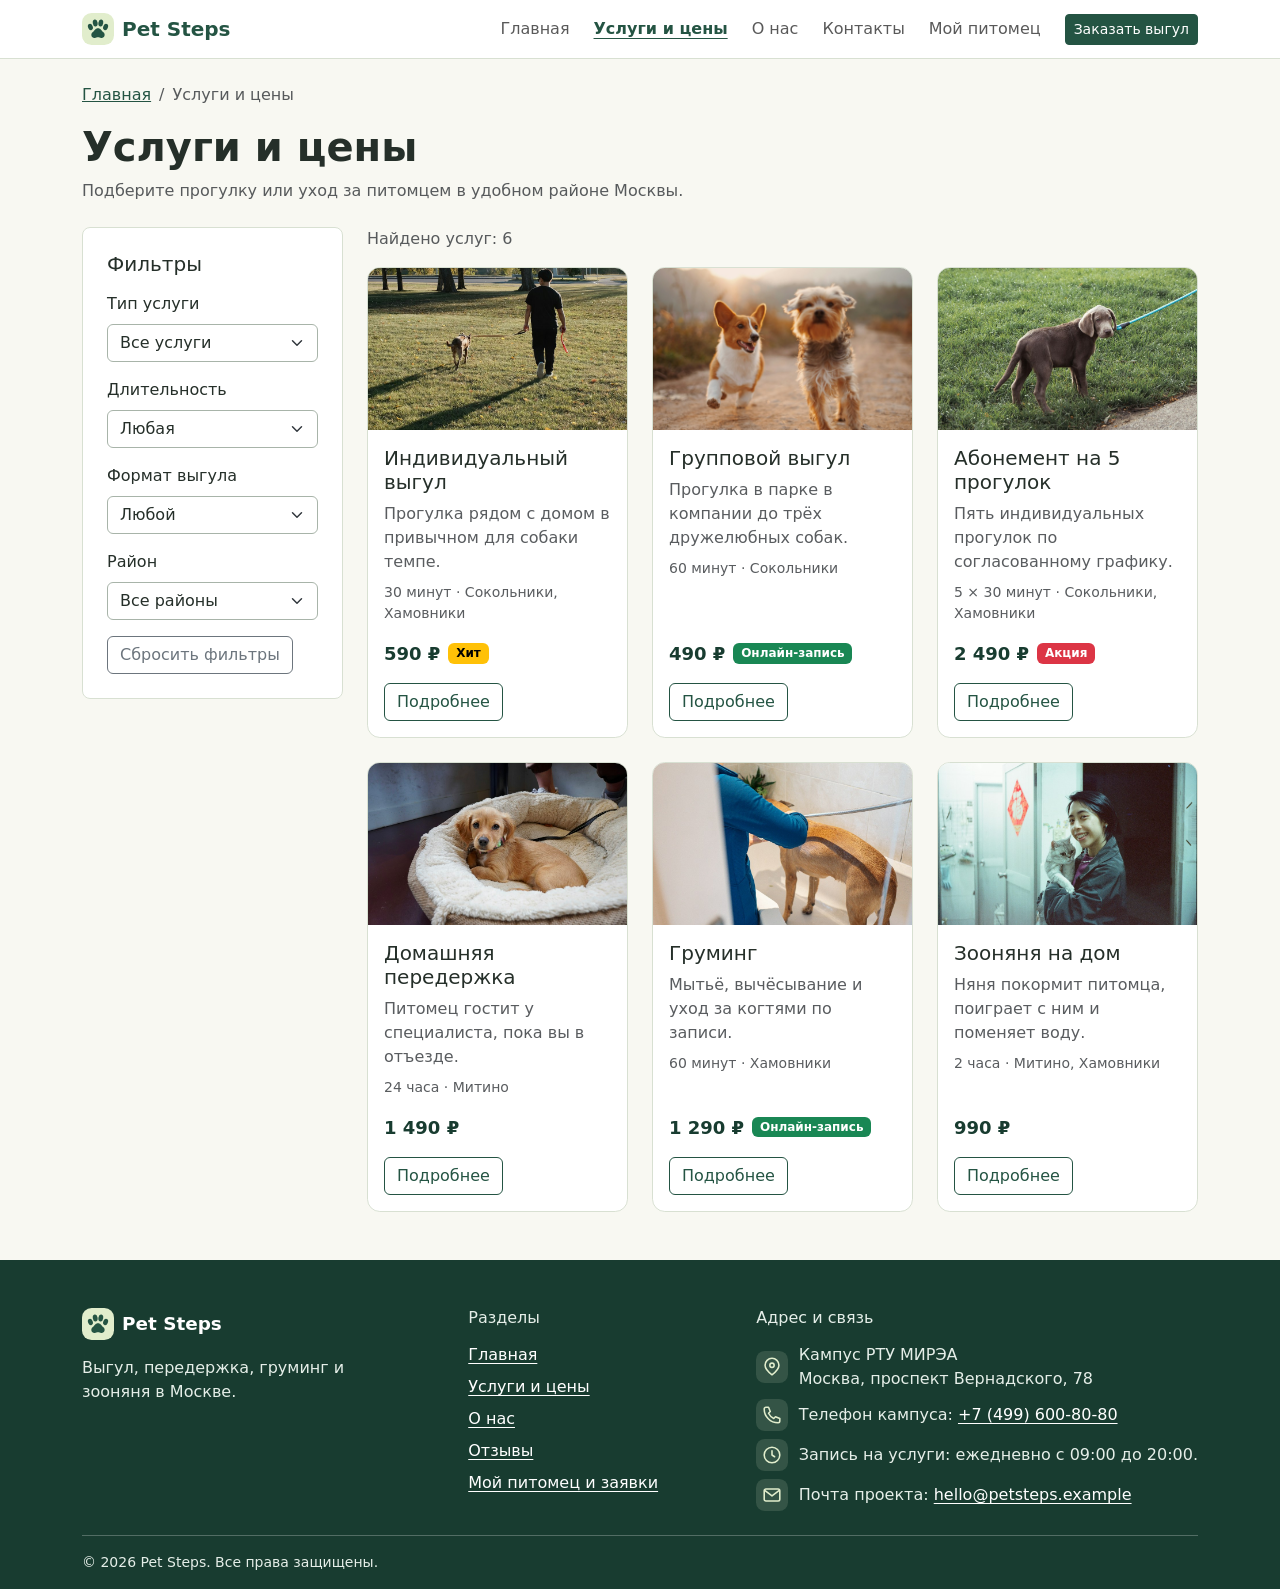
<file: catalog.html>
<!DOCTYPE html>
<html lang="ru">
<head>
  <meta charset="UTF-8">
  <meta name="viewport" content="width=device-width, initial-scale=1.0">
  <title>Услуги и цены — Pet Steps</title>
  <link rel="icon" href="images/paw.svg" type="image/svg+xml">
  <link rel="stylesheet" href="vendor/bootstrap/bootstrap.min.css">
  <link rel="stylesheet" href="css/custom.css">
</head>
<body id="top">
  <a class="visually-hidden-focusable skip-link" href="#main">К содержанию</a>
  <header class="site-header sticky-top">
    <nav class="navbar navbar-expand-lg" aria-label="Основное меню">
      <div class="container">
        <a class="navbar-brand d-flex align-items-center gap-1 gap-lg-2 me-0 me-lg-3" href="index.html">
          <img src="images/paw.svg" width="32" height="32" alt=""> Pet Steps
        </a>
        <button class="navbar-toggler ms-auto px-1" type="button" data-bs-toggle="collapse"
          data-bs-target="#mainNavbar" aria-controls="mainNavbar" aria-expanded="false"
          aria-label="Переключить навигацию">
          <span class="navbar-toggler-icon"></span>
        </button>
        <div class="collapse navbar-collapse order-2 order-lg-0" id="mainNavbar">
          <ul class="navbar-nav ms-auto gap-lg-2">
            <li class="nav-item">
              <a class="nav-link" href="index.html">Главная</a>
            </li>
            <li class="nav-item">
              <a class="nav-link active" aria-current="page" href="catalog.html">Услуги и цены</a>
            </li>
            <li class="nav-item">
              <a class="nav-link" href="about.html">О нас</a>
            </li>
            <li class="nav-item">
              <a class="nav-link" href="contacts.html">Контакты</a>
            </li>
            <li class="nav-item">
              <a class="nav-link" href="account.html">Мой питомец</a>
            </li>
          </ul>
        </div>
        <a class="btn btn-primary btn-sm text-nowrap order-1 order-lg-0 ms-1 ms-lg-3" href="product.html#booking">Заказать выгул</a>
      </div>
    </nav>
  </header>

  <div id="storage-warning" class="container alert alert-warning mt-3" role="alert" hidden></div>

  <main class="container my-4 mb-5" id="main">
    <nav aria-label="Хлебные крошки">
      <ol class="breadcrumb small">
        <li class="breadcrumb-item"><a href="index.html">Главная</a></li>
        <li class="breadcrumb-item active" aria-current="page">Услуги и цены</li>
      </ol>
    </nav>
    <h1 class="display-6 fw-bold">Услуги и цены</h1>
    <p class="text-muted mb-4">Подберите прогулку или уход за питомцем в удобном районе Москвы.</p>

    <div class="row g-4">
      <aside class="col-12 col-md-4 col-xl-3">
        <form class="filters p-3 p-lg-4 border rounded-3 bg-white" id="filters">
          <h2 class="h5 mb-3">Фильтры</h2>
          <div class="mb-3">
            <label class="form-label" for="filter-type">Тип услуги</label>
            <select class="form-select" id="filter-type" name="type">
              <option value="">Все услуги</option>
              <option value="walk">Выгул</option>
              <option value="boarding">Передержка</option>
              <option value="grooming">Груминг</option>
              <option value="sitter">Зооняня</option>
            </select>
          </div>
          <div class="mb-3">
            <label class="form-label" for="filter-duration">Длительность</label>
            <select class="form-select" id="filter-duration" name="duration">
              <option value="">Любая</option>
              <option value="30">30 минут</option>
              <option value="60">60 минут</option>
              <option value="120">2 часа</option>
              <option value="1440">24 часа</option>
            </select>
          </div>
          <div class="mb-3">
            <label class="form-label" for="filter-format">Формат выгула</label>
            <select class="form-select" id="filter-format" name="format">
              <option value="">Любой</option>
              <option value="individual">Индивидуальный</option>
              <option value="group">Групповой</option>
            </select>
          </div>
          <div class="mb-3">
            <label class="form-label" for="filter-district">Район</label>
            <select class="form-select" id="filter-district" name="district">
              <option value="">Все районы</option>
              <option value="sokolniki">Сокольники</option>
              <option value="khamovniki">Хамовники</option>
              <option value="mitino">Митино</option>
            </select>
          </div>
          <button type="reset" class="btn btn-outline-secondary">Сбросить фильтры</button>
        </form>
      </aside>

      <section class="col-12 col-md-8 col-xl-9" aria-label="Результаты поиска услуг">
        <p class="text-muted mb-3" id="service-count" role="status">Найдено услуг: 6</p>
        <div class="row g-3 g-lg-4">
          <div class="col-12 col-lg-6 col-xl-4" data-service="walk"
               data-type="walk" data-duration="30" data-format="individual" data-district="sokolniki khamovniki">
            <article class="card service-card h-100">
              <img class="service-photo service-card__photo" src="images/service-walk.jpg"
                alt="Человек гуляет с собакой на поводке в парке" width="900" height="600" loading="lazy">
              <div class="card-body d-flex flex-column">
                <h2 class="card-title h5">Индивидуальный выгул</h2>
                <p class="card-text text-muted mb-2">Прогулка рядом с домом в привычном для собаки темпе.</p>
                <p class="service-card__meta small text-muted mb-3">30 минут · Сокольники, Хамовники</p>
                <div class="d-flex align-items-center flex-wrap gap-2 mt-auto mb-3">
                  <strong class="service-card__price">590 ₽</strong>
                <span class="badge text-bg-warning">Хит</span>
                </div>
                <button class="btn btn-outline-primary align-self-start" type="button"
                  data-bs-toggle="modal" data-bs-target="#serviceModal" aria-label="Подробнее: Индивидуальный выгул">
                  Подробнее
                </button>
              </div>
            </article>
          </div>
          <div class="col-12 col-lg-6 col-xl-4" data-service="group"
               data-type="walk" data-duration="60" data-format="group" data-district="sokolniki">
            <article class="card service-card h-100">
              <img class="service-photo service-card__photo" src="images/dog-walk.jpg"
                alt="Две собаки бегут по дорожке вместе" width="1100" height="734" loading="lazy">
              <div class="card-body d-flex flex-column">
                <h2 class="card-title h5">Групповой выгул</h2>
                <p class="card-text text-muted mb-2">Прогулка в парке в компании до трёх дружелюбных собак.</p>
                <p class="service-card__meta small text-muted mb-3">60 минут · Сокольники</p>
                <div class="d-flex align-items-center flex-wrap gap-2 mt-auto mb-3">
                  <strong class="service-card__price">490 ₽</strong>
                <span class="badge text-bg-success">Онлайн-запись</span>
                </div>
                <button class="btn btn-outline-primary align-self-start" type="button"
                  data-bs-toggle="modal" data-bs-target="#serviceModal" aria-label="Подробнее: Групповой выгул">
                  Подробнее
                </button>
              </div>
            </article>
          </div>
          <div class="col-12 col-lg-6 col-xl-4" data-service="pass"
               data-type="walk" data-duration="30" data-format="individual" data-district="sokolniki khamovniki">
            <article class="card service-card h-100">
              <img class="service-photo service-card__photo" src="images/service-pass.jpg"
                alt="Женщина гуляет с собакой в парке" width="900" height="600" loading="lazy">
              <div class="card-body d-flex flex-column">
                <h2 class="card-title h5">Абонемент на 5 прогулок</h2>
                <p class="card-text text-muted mb-2">Пять индивидуальных прогулок по согласованному графику.</p>
                <p class="service-card__meta small text-muted mb-3">5 × 30 минут · Сокольники, Хамовники</p>
                <div class="d-flex align-items-center flex-wrap gap-2 mt-auto mb-3">
                  <strong class="service-card__price">2 490 ₽</strong>
                <span class="badge text-bg-danger">Акция</span>
                </div>
                <button class="btn btn-outline-primary align-self-start" type="button"
                  data-bs-toggle="modal" data-bs-target="#serviceModal" aria-label="Подробнее: Абонемент на 5 прогулок">
                  Подробнее
                </button>
              </div>
            </article>
          </div>
          <div class="col-12 col-lg-6 col-xl-4" data-service="boarding"
               data-type="boarding" data-duration="1440" data-format="" data-district="mitino">
            <article class="card service-card h-100">
              <img class="service-photo service-card__photo" src="images/service-boarding.jpg"
                alt="Собака отдыхает в лежанке дома" width="900" height="600" loading="lazy">
              <div class="card-body d-flex flex-column">
                <h2 class="card-title h5">Домашняя передержка</h2>
                <p class="card-text text-muted mb-2">Питомец гостит у специалиста, пока вы в отъезде.</p>
                <p class="service-card__meta small text-muted mb-3">24 часа · Митино</p>
                <div class="d-flex align-items-center flex-wrap gap-2 mt-auto mb-3">
                  <strong class="service-card__price">1 490 ₽</strong>
                </div>
                <button class="btn btn-outline-primary align-self-start" type="button"
                  data-bs-toggle="modal" data-bs-target="#serviceModal" aria-label="Подробнее: Домашняя передержка">
                  Подробнее
                </button>
              </div>
            </article>
          </div>
          <div class="col-12 col-lg-6 col-xl-4" data-service="grooming"
               data-type="grooming" data-duration="60" data-format="" data-district="khamovniki">
            <article class="card service-card h-100">
              <img class="service-photo service-card__photo" src="images/service-grooming.jpg"
                alt="Женщина моет собаку в ванне" width="900" height="600" loading="lazy">
              <div class="card-body d-flex flex-column">
                <h2 class="card-title h5">Груминг</h2>
                <p class="card-text text-muted mb-2">Мытьё, вычёсывание и уход за когтями по записи.</p>
                <p class="service-card__meta small text-muted mb-3">60 минут · Хамовники</p>
                <div class="d-flex align-items-center flex-wrap gap-2 mt-auto mb-3">
                  <strong class="service-card__price">1 290 ₽</strong>
                <span class="badge text-bg-success">Онлайн-запись</span>
                </div>
                <button class="btn btn-outline-primary align-self-start" type="button"
                  data-bs-toggle="modal" data-bs-target="#serviceModal" aria-label="Подробнее: Груминг">
                  Подробнее
                </button>
              </div>
            </article>
          </div>
          <div class="col-12 col-lg-6 col-xl-4" data-service="sitter"
               data-type="sitter" data-duration="120" data-format="" data-district="mitino khamovniki">
            <article class="card service-card h-100">
              <img class="service-photo service-card__photo" src="images/service-sitter.jpg"
                alt="Женщина держит кошку на руках" width="900" height="600" loading="lazy">
              <div class="card-body d-flex flex-column">
                <h2 class="card-title h5">Зооняня на дом</h2>
                <p class="card-text text-muted mb-2">Няня покормит питомца, поиграет с ним и поменяет воду.</p>
                <p class="service-card__meta small text-muted mb-3">2 часа · Митино, Хамовники</p>
                <div class="d-flex align-items-center flex-wrap gap-2 mt-auto mb-3">
                  <strong class="service-card__price">990 ₽</strong>
                </div>
                <button class="btn btn-outline-primary align-self-start" type="button"
                  data-bs-toggle="modal" data-bs-target="#serviceModal" aria-label="Подробнее: Зооняня на дом">
                  Подробнее
                </button>
              </div>
            </article>
          </div>
        </div>
        <div class="alert alert-info" id="no-services" hidden>
          По этим фильтрам ничего не найдено. Измените один из параметров или сбросьте фильтры.
        </div>
      </section>
    </div>
  </main>

  <footer class="site-footer pt-5 pb-3">
    <div class="container">
      <div class="d-flex flex-column flex-md-row justify-content-md-between gap-4">
        <div class="site-footer__intro">
          <a class="site-footer__brand d-inline-flex align-items-center gap-2 mb-3" href="index.html">
            <img src="images/paw.svg" width="32" height="32" alt=""> Pet Steps
          </a>
          <p class="mb-0">Выгул, передержка, груминг и зооняня в Москве.</p>
        </div>
        <nav class="flex-shrink-0" aria-label="Разделы сайта">
          <h2 class="h6 mb-3">Разделы</h2>
          <ul class="list-unstyled vstack gap-2 mb-0">
            <li><a href="index.html">Главная</a></li>
            <li><a href="catalog.html">Услуги и цены</a></li>
            <li><a href="about.html">О нас</a></li>
            <li><a href="index.html#reviews">Отзывы</a></li>
            <li><a href="account.html">Мой питомец и заявки</a></li>
          </ul>
        </nav>
        <div class="text-break">
          <h2 class="h6 mb-3">Адрес и связь</h2>
          <address class="vstack gap-2 mb-2">
            <div class="site-footer__contact-line">
              <svg class="site-footer__sticker" aria-hidden="true" width="32" height="32" viewBox="0 0 24 24"
                  fill="none" stroke="currentColor" stroke-width="1.8" stroke-linecap="round" stroke-linejoin="round">
                <path d="M20 10c0 5-8 11-8 11S4 15 4 10a8 8 0 1 1 16 0Z"/><circle cx="12" cy="10" r="2.5"/>
              </svg>
              <span>Кампус РТУ МИРЭА<br>Москва, проспект Вернадского, 78</span>
            </div>
            <div class="site-footer__contact-line">
              <svg class="site-footer__sticker" aria-hidden="true" width="32" height="32" viewBox="0 0 24 24"
                  fill="none" stroke="currentColor" stroke-width="1.8" stroke-linecap="round" stroke-linejoin="round">
                <path d="M8 3H5a2 2 0 0 0-2 2c0 8.8 7.2 16 16 16a2 2 0 0 0 2-2v-3l-5-2-2 2a13 13 0 0 1-6-6l2-2-2-5Z"/>
              </svg>
              <span>Телефон кампуса: <a href="tel:+74996008080">+7 (499) 600-80-80</a></span>
            </div>
          </address>
          <div class="site-footer__contact-line mb-2">
            <svg class="site-footer__sticker" aria-hidden="true" width="32" height="32" viewBox="0 0 24 24"
                  fill="none" stroke="currentColor" stroke-width="1.8" stroke-linecap="round" stroke-linejoin="round">
                <circle cx="12" cy="12" r="9"/><path d="M12 7v5l3 2"/>
              </svg>
            <span>Запись на услуги: ежедневно с 09:00 до 20:00.</span>
          </div>
          <div class="site-footer__contact-line">
            <svg class="site-footer__sticker" aria-hidden="true" width="32" height="32" viewBox="0 0 24 24"
                  fill="none" stroke="currentColor" stroke-width="1.8" stroke-linecap="round" stroke-linejoin="round">
                <rect x="3" y="5" width="18" height="14" rx="2"/><path d="m4 7 8 6 8-6"/>
              </svg>
            <span>Почта проекта: <a href="mailto:hello@petsteps.example">hello@petsteps.example</a></span>
          </div>
        </div>
      </div>
      <div class="site-footer__bottom d-flex flex-wrap justify-content-between gap-2 mt-4 pt-3">
        <small>© 2026 Pet Steps. Все права защищены.</small>
      </div>
    </div>
  </footer>

  <a class="btn btn-primary back-top" href="#top" hidden>Наверх</a>

  <!-- Одно модальное окно Bootstrap для всех карточек -->
  <div class="modal fade" id="serviceModal" tabindex="-1" aria-labelledby="serviceModalLabel" aria-hidden="true">
    <div class="modal-dialog modal-dialog-centered modal-dialog-scrollable">
      <div class="modal-content">
        <div class="modal-header">
          <h2 class="modal-title h5" id="serviceModalLabel">Об услуге</h2>
          <button type="button" class="btn-close" data-bs-dismiss="modal" aria-label="Закрыть"></button>
        </div>
        <div class="modal-body">
          <img class="service-photo service-photo--modal rounded mb-3" src="images/service-walk.jpg" id="modal-image"
                alt="Человек гуляет с собакой на поводке в парке" width="900" height="600" loading="lazy">
          <p id="modal-description"></p>
          <p class="text-muted mb-2" id="modal-meta"></p>
          <p class="fw-bold mb-0" id="modal-price"></p>
        </div>
        <div class="modal-footer">
          <button type="button" class="btn btn-secondary" data-bs-dismiss="modal">Закрыть</button>
          <a class="btn btn-primary" id="modal-link" href="product.html">Перейти к услуге</a>
        </div>
      </div>
    </div>
  </div>

  <script src="vendor/bootstrap/bootstrap.bundle.min.js"></script>
  <script src="js/main.js"></script>
  <script src="js/features.js"></script>
</body>
</html>
</file>
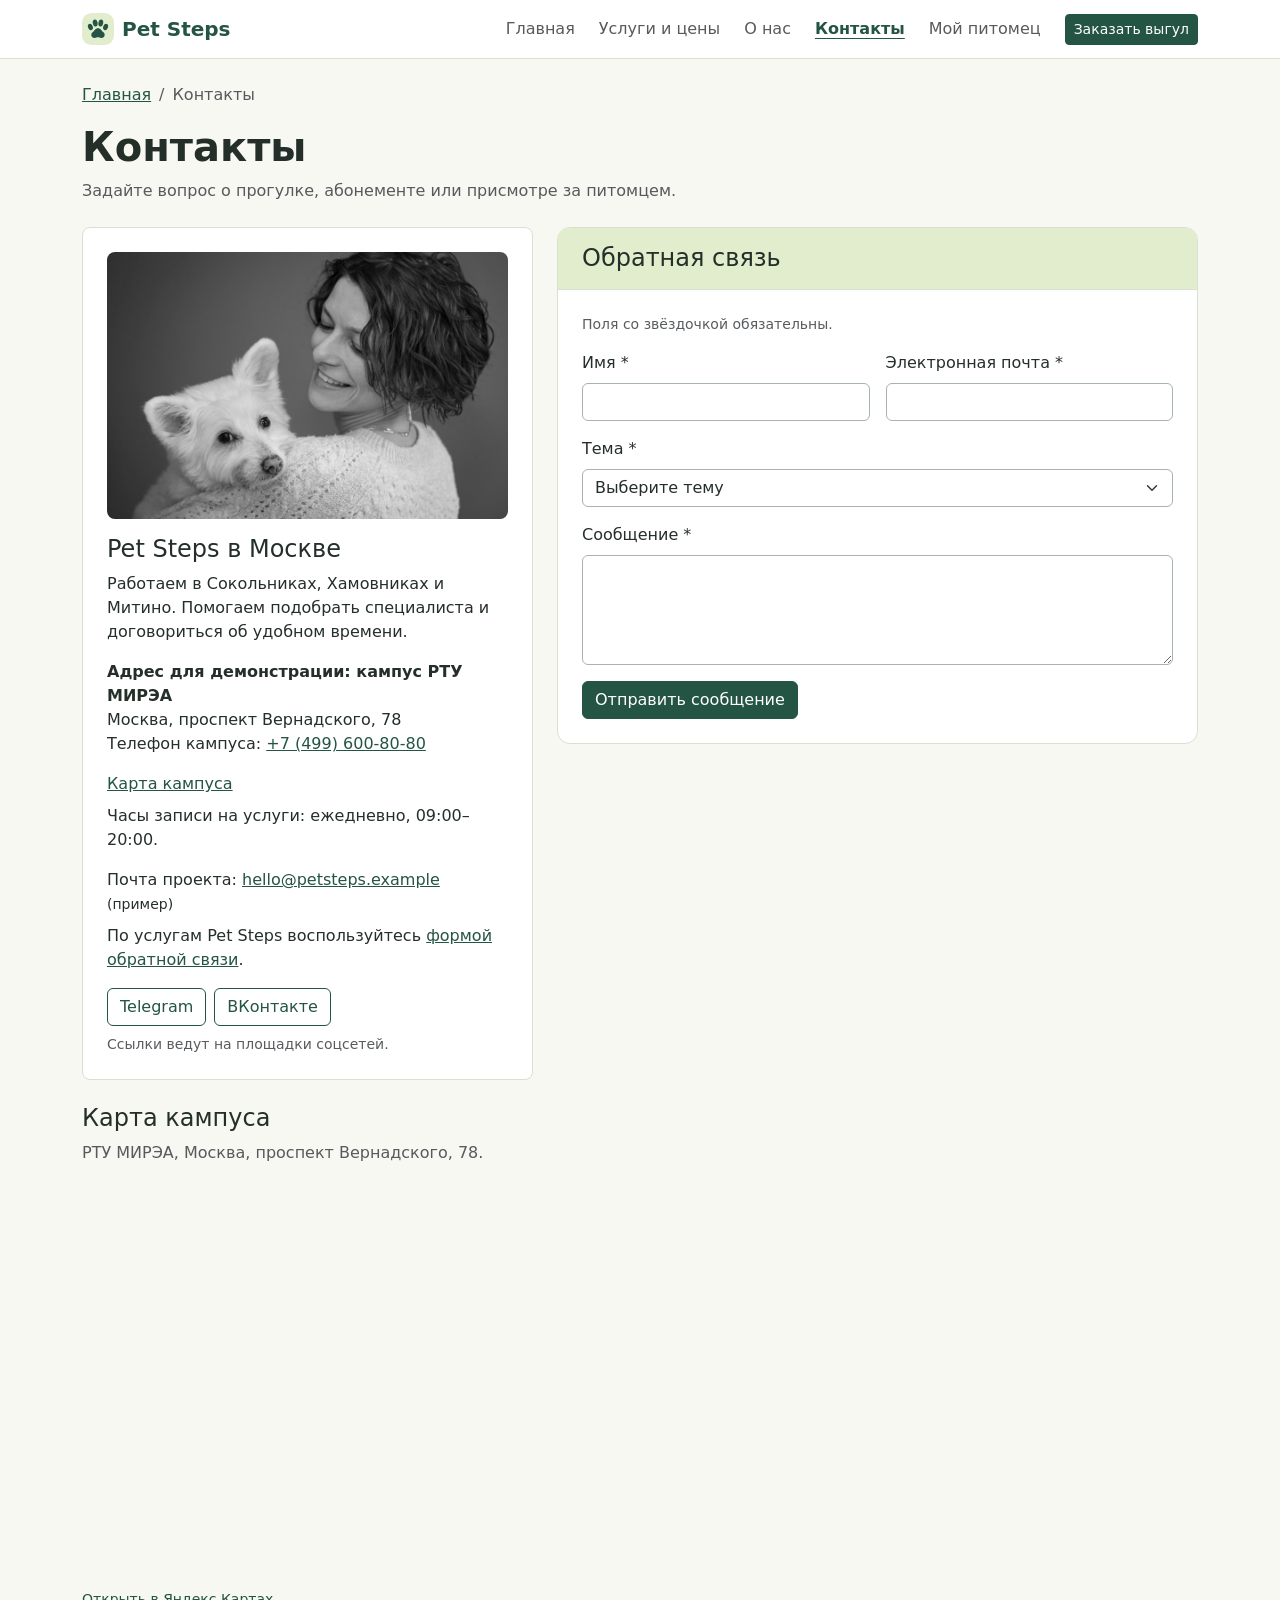
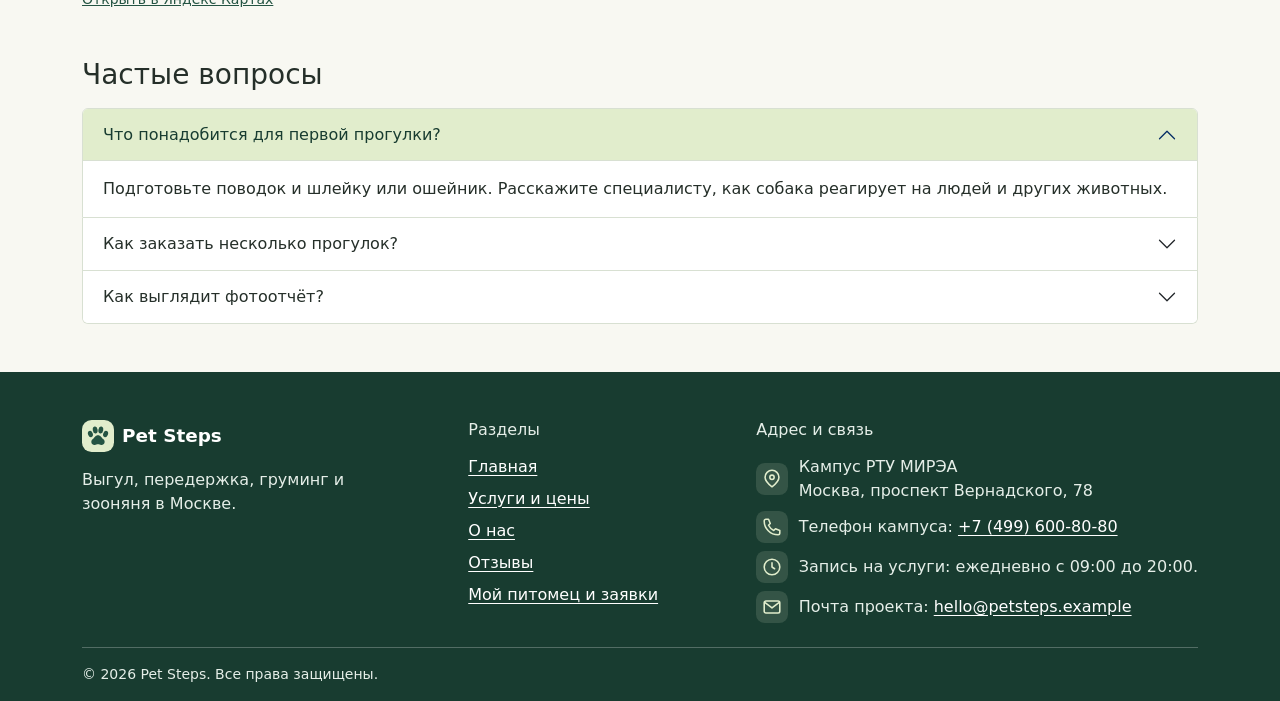
<file: contacts.html>
<!DOCTYPE html>
<html lang="ru">
<head>
  <meta charset="UTF-8">
  <meta name="viewport" content="width=device-width, initial-scale=1.0">
  <title>Контакты — Pet Steps</title>
  <link rel="icon" href="images/paw.svg" type="image/svg+xml">
  <link rel="stylesheet" href="vendor/bootstrap/bootstrap.min.css">
  <link rel="stylesheet" href="css/custom.css">
</head>
<body id="top">
  <a class="visually-hidden-focusable skip-link" href="#main">К содержанию</a>
  <header class="site-header sticky-top">
    <nav class="navbar navbar-expand-lg" aria-label="Основное меню">
      <div class="container">
        <a class="navbar-brand d-flex align-items-center gap-1 gap-lg-2 me-0 me-lg-3" href="index.html">
          <img src="images/paw.svg" width="32" height="32" alt=""> Pet Steps
        </a>
        <button class="navbar-toggler ms-auto px-1" type="button" data-bs-toggle="collapse"
          data-bs-target="#mainNavbar" aria-controls="mainNavbar" aria-expanded="false"
          aria-label="Переключить навигацию">
          <span class="navbar-toggler-icon"></span>
        </button>
        <div class="collapse navbar-collapse order-2 order-lg-0" id="mainNavbar">
          <ul class="navbar-nav ms-auto gap-lg-2">
            <li class="nav-item">
              <a class="nav-link" href="index.html">Главная</a>
            </li>
            <li class="nav-item">
              <a class="nav-link" href="catalog.html">Услуги и цены</a>
            </li>
            <li class="nav-item">
              <a class="nav-link" href="about.html">О нас</a>
            </li>
            <li class="nav-item">
              <a class="nav-link active" aria-current="page" href="contacts.html">Контакты</a>
            </li>
            <li class="nav-item">
              <a class="nav-link" href="account.html">Мой питомец</a>
            </li>
          </ul>
        </div>
        <a class="btn btn-primary btn-sm text-nowrap order-1 order-lg-0 ms-1 ms-lg-3" href="product.html#booking">Заказать выгул</a>
      </div>
    </nav>
  </header>

  <div id="storage-warning" class="container alert alert-warning mt-3" role="alert" hidden></div>

  <main class="container my-4 mb-5" id="main">
    <nav aria-label="Хлебные крошки">
      <ol class="breadcrumb small">
        <li class="breadcrumb-item"><a href="index.html">Главная</a></li>
        <li class="breadcrumb-item active" aria-current="page">Контакты</li>
      </ol>
    </nav>
    <h1 class="display-6 fw-bold">Контакты</h1>
    <p class="text-muted mb-4">Задайте вопрос о прогулке, абонементе или присмотре за питомцем.</p>

    <div class="row g-4">
      <section class="col-12 col-lg-5">
        <div class="p-4 border rounded-3 bg-white">
          <img class="service-photo rounded-3 mb-3" src="images/contacts-dog.jpg"
                alt="Женщина держит собаку на руках" width="900" height="600">
          <h2 class="h4">Pet Steps в Москве</h2>
          <p>Работаем в Сокольниках, Хамовниках и Митино. Помогаем подобрать специалиста и договориться об удобном времени.</p>
          <address class="mb-3">
            <strong>Адрес для демонстрации: кампус РТУ МИРЭА</strong><br>
            Москва, проспект Вернадского, 78<br>
            Телефон кампуса: <a href="tel:+74996008080">+7 (499) 600-80-80</a>
          </address>
          <p class="mb-2"><a href="#campus-map">Карта кампуса</a></p>
          <p>Часы записи на услуги: ежедневно, 09:00–20:00.</p>
          <p class="mb-2">Почта проекта: <a href="mailto:hello@petsteps.example">hello@petsteps.example</a> <small>(пример)</small></p>
          <p>По услугам Pet Steps воспользуйтесь <a href="#feedback">формой обратной связи</a>.</p>
          <div class="d-flex flex-wrap gap-2">
            <a class="btn btn-outline-primary" href="https://t.me/">Telegram</a>
            <a class="btn btn-outline-primary" href="https://vk.com/">ВКонтакте</a>
          </div>
          <p class="small text-muted mt-2 mb-0">Ссылки ведут на площадки соцсетей.</p>
        </div>
      </section>

      <section class="col-12 col-lg-7" id="feedback">
        <div class="card">
          <div class="card-header section-strip p-3 px-md-4">
            <h2 class="h4 mb-0">Обратная связь</h2>
          </div>
          <div class="card-body p-3 p-md-4">
            <form data-demo-form="feedback" method="post" novalidate>
              <p class="small text-muted">Поля со звёздочкой обязательны.</p>
              <div class="row g-3">
                <div class="col-12 col-md-6">
                  <label class="form-label" for="feedback-name">Имя *</label>
                  <input class="form-control" id="feedback-name" name="name" autocomplete="given-name" required aria-describedby="feedback-name-error">
                  <div class="invalid-feedback" id="feedback-name-error">Укажите ваше имя.</div>
                </div>
                <div class="col-12 col-md-6">
                  <label class="form-label" for="feedback-email">Электронная почта *</label>
                  <input class="form-control" id="feedback-email" name="email" type="email" autocomplete="email" required aria-describedby="feedback-email-error">
                  <div class="invalid-feedback" id="feedback-email-error">Укажите корректный адрес почты.</div>
                </div>
                <div class="col-12">
                  <label class="form-label" for="feedback-topic">Тема *</label>
                  <select class="form-select" id="feedback-topic" name="topic" required aria-describedby="feedback-topic-error">
                    <option value="">Выберите тему</option>
                    <option>Услуги и цены</option>
                    <option>Моя заявка</option>
                    <option>Другой вопрос</option>
                  </select>
                  <div class="invalid-feedback" id="feedback-topic-error">Выберите тему сообщения.</div>
                </div>
                <div class="col-12">
                  <label class="form-label" for="feedback-message">Сообщение *</label>
                  <textarea class="form-control" id="feedback-message" name="message" rows="4" required aria-describedby="feedback-message-error"></textarea>
                  <div class="invalid-feedback" id="feedback-message-error">Напишите сообщение.</div>
                </div>
                <div class="col-12">
                  <div class="alert mb-3" data-form-message role="status" hidden></div>
                  <button class="btn btn-primary" type="submit">Отправить сообщение</button>
                </div>
              </div>
            </form>
          </div>
        </div>
      </section>
    </div>

    <section class="mt-4" id="campus-map" aria-labelledby="campus-map-title">
      <h2 class="h4 mb-2" id="campus-map-title">Карта кампуса</h2>
      <p class="text-muted">РТУ МИРЭА, Москва, проспект Вернадского, 78.</p>
      <iframe class="campus-map rounded-3" title="Яндекс Карты: кампус РТУ МИРЭА на проспекте Вернадского, 78"
        src="https://yandex.ru/map-widget/v1/?oid=1084832794&amp;ol=biz&amp;lang=ru_RU"
        width="1000" height="380" loading="lazy" allowfullscreen></iframe>
      <p class="small mt-2 mb-0">
        <a href="https://yandex.ru/maps/org/mirea_rossiyskiy_tekhnologicheskiy_universitet/1084832794/">Открыть в Яндекс Картах</a>
      </p>
    </section>

    <section class="mt-5" id="faq">
      <h2 class="h3 mb-3">Частые вопросы</h2>
      <div class="accordion" id="faqAccordion">
        <div class="accordion-item">
          <h3 class="accordion-header">
            <button class="accordion-button" type="button" data-bs-toggle="collapse"
              data-bs-target="#faqOne" aria-expanded="true" aria-controls="faqOne">
              Что понадобится для первой прогулки?
            </button>
          </h3>
          <div id="faqOne" class="accordion-collapse collapse show" data-bs-parent="#faqAccordion">
            <div class="accordion-body">
              Подготовьте поводок и шлейку или ошейник. Расскажите специалисту, как собака реагирует на людей и других животных.
            </div>
          </div>
        </div>
        <div class="accordion-item">
          <h3 class="accordion-header">
            <button class="accordion-button collapsed" type="button" data-bs-toggle="collapse"
              data-bs-target="#faqTwo" aria-expanded="false" aria-controls="faqTwo">
              Как заказать несколько прогулок?
            </button>
          </h3>
          <div id="faqTwo" class="accordion-collapse collapse" data-bs-parent="#faqAccordion">
            <div class="accordion-body">
              Выберите <a href="product.html?service=pass#booking">абонемент на 5 прогулок</a>,
              укажите время первого выгула и оставьте пожелания по следующим датам в комментарии.
            </div>
          </div>
        </div>
        <div class="accordion-item">
          <h3 class="accordion-header">
            <button class="accordion-button collapsed" type="button" data-bs-toggle="collapse"
              data-bs-target="#faqThree" aria-expanded="false" aria-controls="faqThree">
              Как выглядит фотоотчёт?
            </button>
          </h3>
          <div id="faqThree" class="accordion-collapse collapse" data-bs-parent="#faqAccordion">
            <div class="accordion-body">
              В отчёте есть фото и короткая заметка о маршруте и занятиях питомца.
              <a href="product.html#report">Откройте пример на странице выгула</a>.
            </div>
          </div>
        </div>
      </div>
    </section>
  </main>

  <footer class="site-footer pt-5 pb-3">
    <div class="container">
      <div class="d-flex flex-column flex-md-row justify-content-md-between gap-4">
        <div class="site-footer__intro">
          <a class="site-footer__brand d-inline-flex align-items-center gap-2 mb-3" href="index.html">
            <img src="images/paw.svg" width="32" height="32" alt=""> Pet Steps
          </a>
          <p class="mb-0">Выгул, передержка, груминг и зооняня в Москве.</p>
        </div>
        <nav class="flex-shrink-0" aria-label="Разделы сайта">
          <h2 class="h6 mb-3">Разделы</h2>
          <ul class="list-unstyled vstack gap-2 mb-0">
            <li><a href="index.html">Главная</a></li>
            <li><a href="catalog.html">Услуги и цены</a></li>
            <li><a href="about.html">О нас</a></li>
            <li><a href="index.html#reviews">Отзывы</a></li>
            <li><a href="account.html">Мой питомец и заявки</a></li>
          </ul>
        </nav>
        <div class="text-break">
          <h2 class="h6 mb-3">Адрес и связь</h2>
          <address class="vstack gap-2 mb-2">
            <div class="site-footer__contact-line">
              <svg class="site-footer__sticker" aria-hidden="true" width="32" height="32" viewBox="0 0 24 24"
                  fill="none" stroke="currentColor" stroke-width="1.8" stroke-linecap="round" stroke-linejoin="round">
                <path d="M20 10c0 5-8 11-8 11S4 15 4 10a8 8 0 1 1 16 0Z"/><circle cx="12" cy="10" r="2.5"/>
              </svg>
              <span>Кампус РТУ МИРЭА<br>Москва, проспект Вернадского, 78</span>
            </div>
            <div class="site-footer__contact-line">
              <svg class="site-footer__sticker" aria-hidden="true" width="32" height="32" viewBox="0 0 24 24"
                  fill="none" stroke="currentColor" stroke-width="1.8" stroke-linecap="round" stroke-linejoin="round">
                <path d="M8 3H5a2 2 0 0 0-2 2c0 8.8 7.2 16 16 16a2 2 0 0 0 2-2v-3l-5-2-2 2a13 13 0 0 1-6-6l2-2-2-5Z"/>
              </svg>
              <span>Телефон кампуса: <a href="tel:+74996008080">+7 (499) 600-80-80</a></span>
            </div>
          </address>
          <div class="site-footer__contact-line mb-2">
            <svg class="site-footer__sticker" aria-hidden="true" width="32" height="32" viewBox="0 0 24 24"
                  fill="none" stroke="currentColor" stroke-width="1.8" stroke-linecap="round" stroke-linejoin="round">
                <circle cx="12" cy="12" r="9"/><path d="M12 7v5l3 2"/>
              </svg>
            <span>Запись на услуги: ежедневно с 09:00 до 20:00.</span>
          </div>
          <div class="site-footer__contact-line">
            <svg class="site-footer__sticker" aria-hidden="true" width="32" height="32" viewBox="0 0 24 24"
                  fill="none" stroke="currentColor" stroke-width="1.8" stroke-linecap="round" stroke-linejoin="round">
                <rect x="3" y="5" width="18" height="14" rx="2"/><path d="m4 7 8 6 8-6"/>
              </svg>
            <span>Почта проекта: <a href="mailto:hello@petsteps.example">hello@petsteps.example</a></span>
          </div>
        </div>
      </div>
      <div class="site-footer__bottom d-flex flex-wrap justify-content-between gap-2 mt-4 pt-3">
        <small>© 2026 Pet Steps. Все права защищены.</small>
      </div>
    </div>
  </footer>

  <a class="btn btn-primary back-top" href="#top" hidden>Наверх</a>

  <script src="vendor/bootstrap/bootstrap.bundle.min.js"></script>
  <script src="js/main.js"></script>
  <script src="js/features.js"></script>
</body>
</html>
</file>
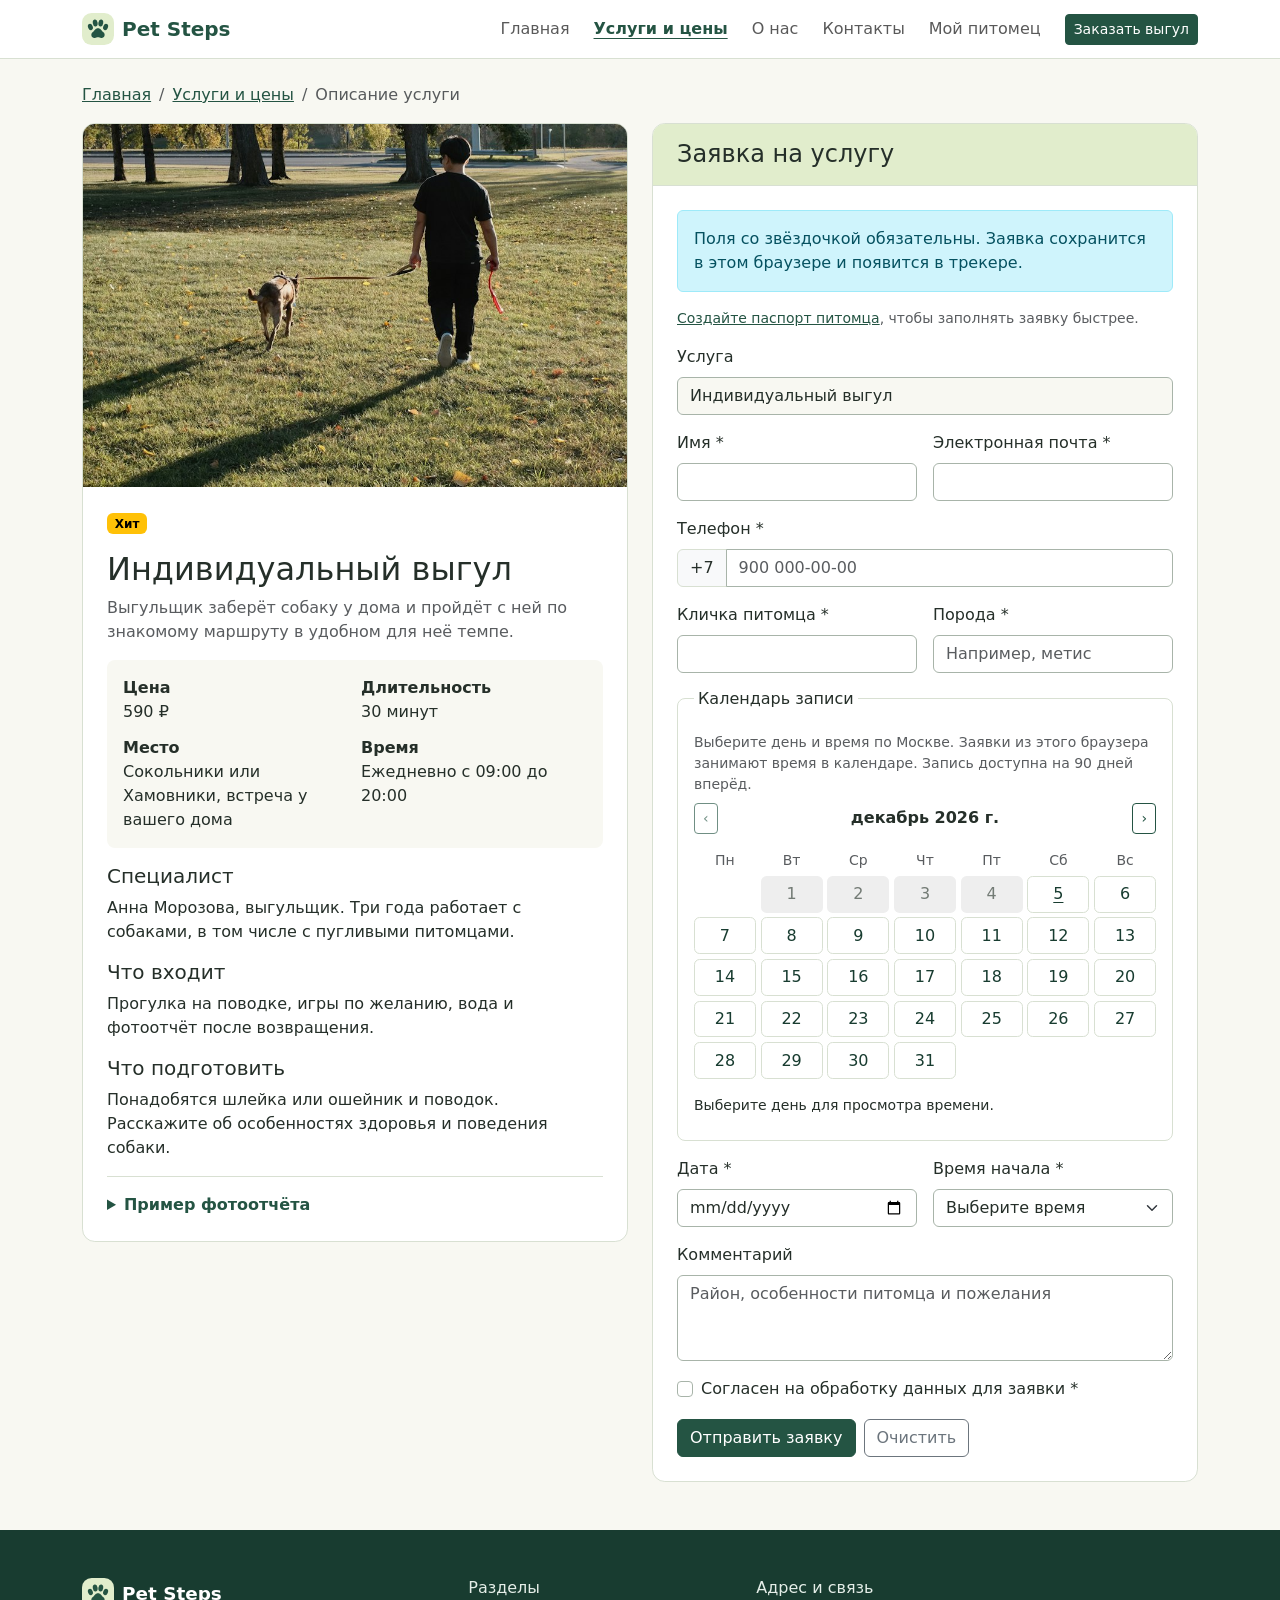
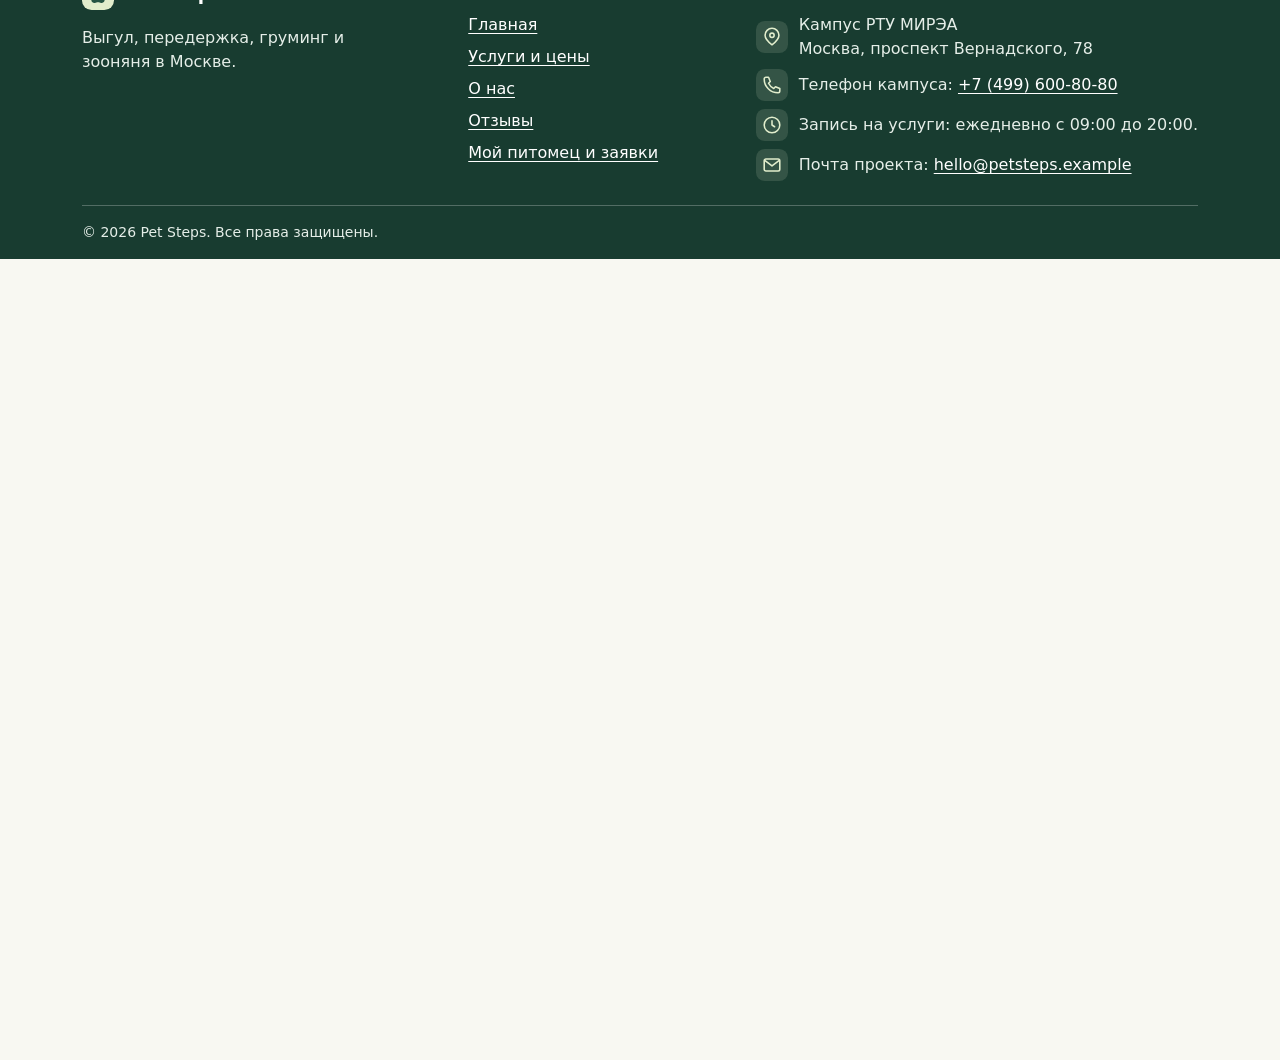
<file: order.html>
<!DOCTYPE html>
<html lang="ru">
<head>
  <meta charset="UTF-8">
  <meta name="viewport" content="width=device-width, initial-scale=1.0">
  <meta http-equiv="refresh" content="0; url=product.html#booking">
  <title>Заявка — Pet Steps</title>
</head>
<body>
  <p>Форма заявки находится на странице услуги. <a href="product.html#booking">Перейти к заявке</a>.</p>
</body>
</html>
</file>
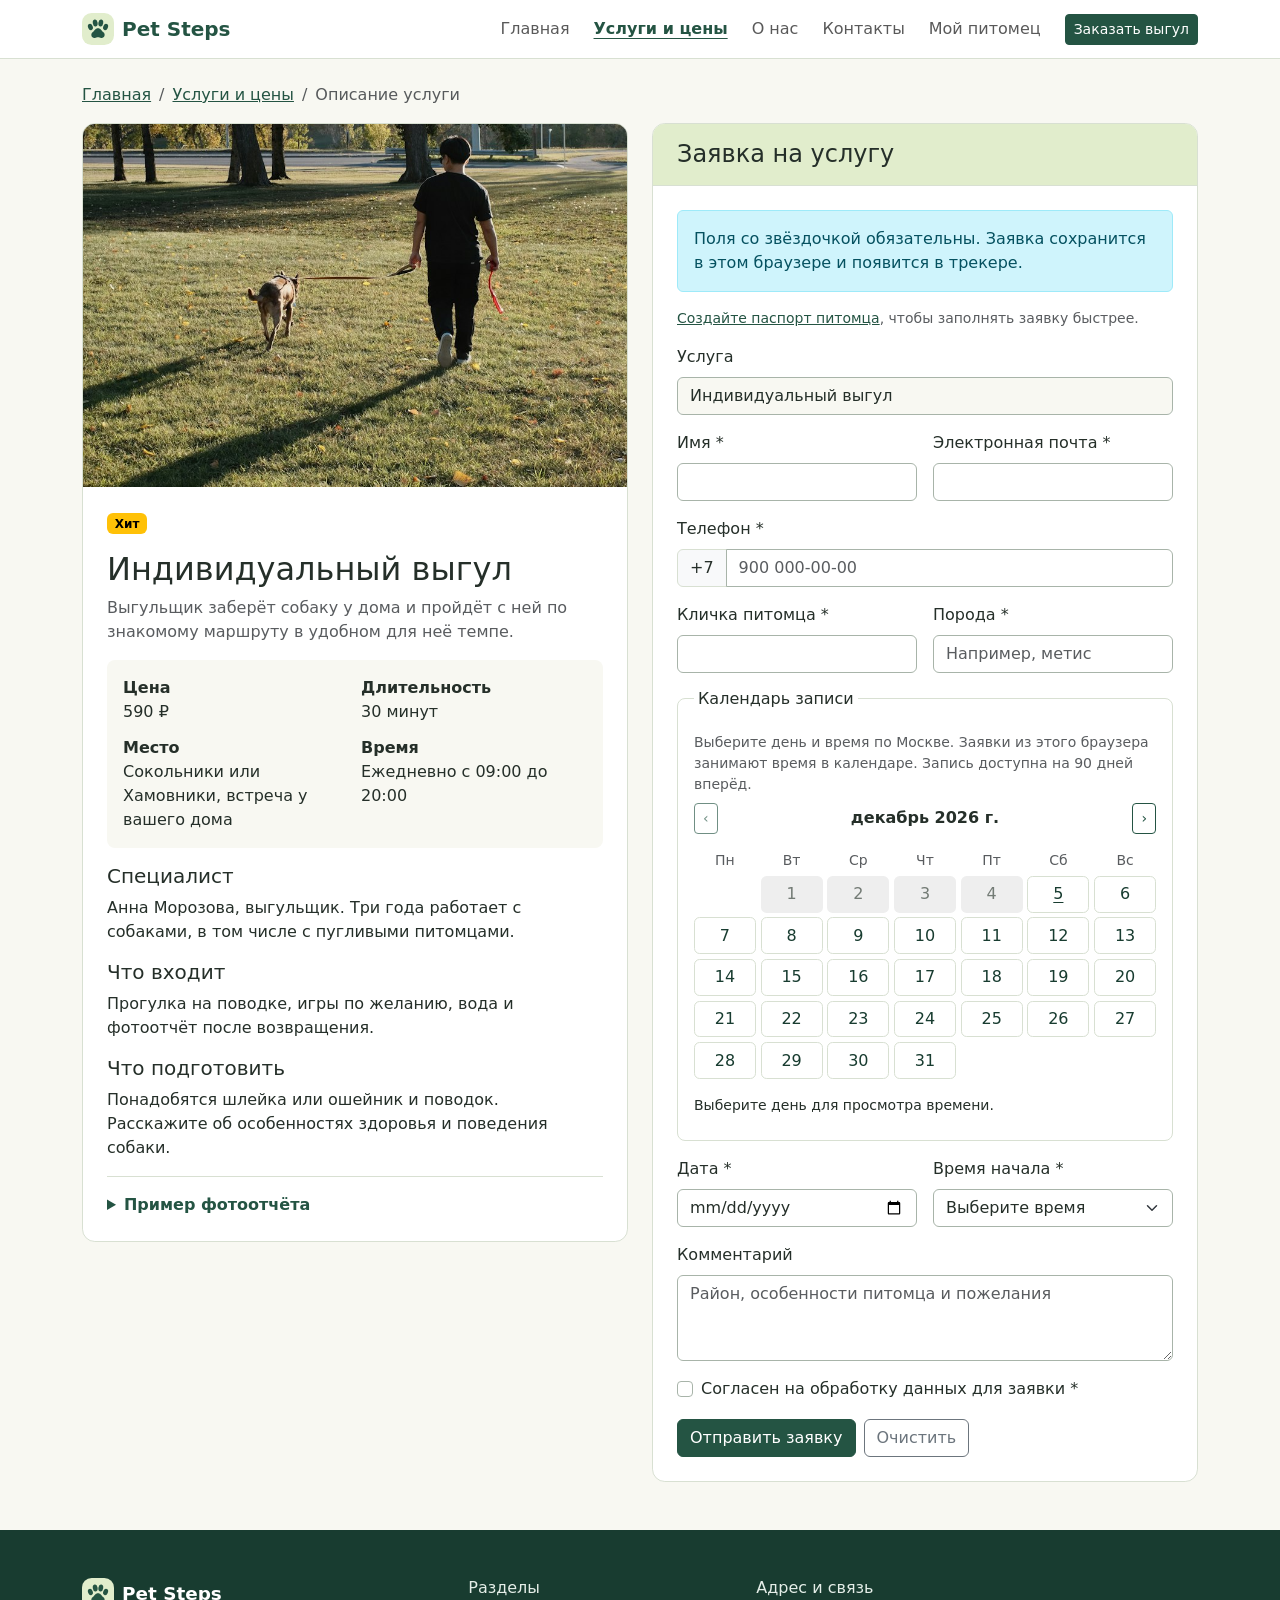
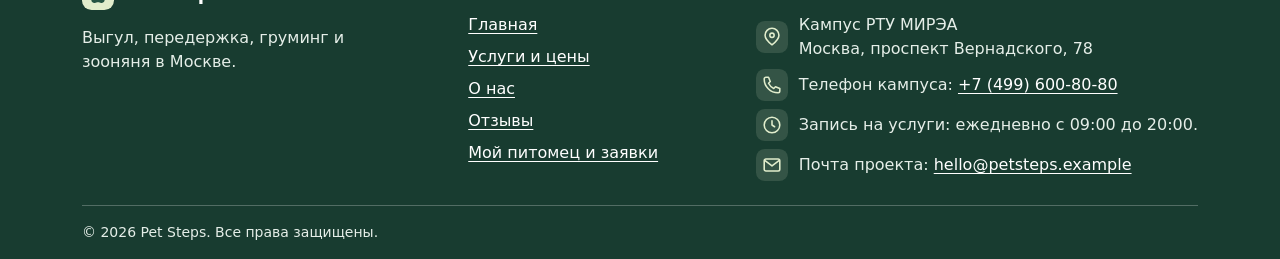
<file: product.html>
<!DOCTYPE html>
<html lang="ru">
<head>
  <meta charset="UTF-8">
  <meta name="viewport" content="width=device-width, initial-scale=1.0">
  <title>Описание услуги — Pet Steps</title>
  <link rel="icon" href="images/paw.svg" type="image/svg+xml">
  <link rel="stylesheet" href="vendor/bootstrap/bootstrap.min.css">
  <link rel="stylesheet" href="css/custom.css">
</head>
<body id="top">
  <a class="visually-hidden-focusable skip-link" href="#main">К содержанию</a>
  <header class="site-header sticky-top">
    <nav class="navbar navbar-expand-lg" aria-label="Основное меню">
      <div class="container">
        <a class="navbar-brand d-flex align-items-center gap-1 gap-lg-2 me-0 me-lg-3" href="index.html">
          <img src="images/paw.svg" width="32" height="32" alt=""> Pet Steps
        </a>
        <button class="navbar-toggler ms-auto px-1" type="button" data-bs-toggle="collapse"
          data-bs-target="#mainNavbar" aria-controls="mainNavbar" aria-expanded="false"
          aria-label="Переключить навигацию">
          <span class="navbar-toggler-icon"></span>
        </button>
        <div class="collapse navbar-collapse order-2 order-lg-0" id="mainNavbar">
          <ul class="navbar-nav ms-auto gap-lg-2">
            <li class="nav-item">
              <a class="nav-link" href="index.html">Главная</a>
            </li>
            <li class="nav-item">
              <a class="nav-link active" href="catalog.html">Услуги и цены</a>
            </li>
            <li class="nav-item">
              <a class="nav-link" href="about.html">О нас</a>
            </li>
            <li class="nav-item">
              <a class="nav-link" href="contacts.html">Контакты</a>
            </li>
            <li class="nav-item">
              <a class="nav-link" href="account.html">Мой питомец</a>
            </li>
          </ul>
        </div>
        <a class="btn btn-primary btn-sm text-nowrap order-1 order-lg-0 ms-1 ms-lg-3" href="product.html#booking">Заказать выгул</a>
      </div>
    </nav>
  </header>

  <div id="storage-warning" class="container alert alert-warning mt-3" role="alert" hidden></div>

  <main class="container my-4 mb-5" id="main">
    <nav aria-label="Хлебные крошки">
      <ol class="breadcrumb small">
        <li class="breadcrumb-item"><a href="index.html">Главная</a></li>
        <li class="breadcrumb-item"><a href="catalog.html">Услуги и цены</a></li>
        <li class="breadcrumb-item active" aria-current="page">Описание услуги</li>
      </ol>
    </nav>
    <div class="row g-4">
      <!-- Подробная карточка услуги -->
      <section class="col-12 col-lg-6" aria-labelledby="service-title">
        <div class="card">
          <img class="service-photo" src="images/service-walk.jpg" id="service-image"
                alt="Человек гуляет с собакой на поводке в парке" width="900" height="600">
          <div class="card-body p-4">
            <span class="badge text-bg-warning mb-3" id="service-badge">Хит</span>
            <h1 class="h2" id="service-title">Индивидуальный выгул</h1>
            <p class="text-muted" id="service-description">Выгульщик заберёт собаку у дома и пройдёт с ней по знакомому маршруту в удобном для неё темпе.</p>
            <dl class="service-details">
              <div><dt>Цена</dt><dd id="service-price">590 ₽</dd></div>
              <div><dt>Длительность</dt><dd id="service-duration">30 минут</dd></div>
              <div><dt>Место</dt><dd id="service-place">Сокольники или Хамовники, встреча у вашего дома</dd></div>
              <div><dt>Время</dt><dd id="service-hours">Ежедневно с 09:00 до 20:00</dd></div>
            </dl>
            <h2 class="h5">Специалист</h2>
            <p id="service-person">Анна Морозова, выгульщик. Три года работает с собаками, в том числе с пугливыми питомцами.</p>
            <h2 class="h5">Что входит</h2>
            <p id="service-included">Прогулка на поводке, игры по желанию, вода и фотоотчёт после возвращения.</p>
            <h2 class="h5">Что подготовить</h2>
            <p id="service-requirements">Понадобятся шлейка или ошейник и поводок. Расскажите об особенностях здоровья и поведения собаки.</p>
            <details class="report border-top pt-3" id="report">
              <summary>Пример фотоотчёта</summary>
              <figure class="mt-3 mb-0">
                <img class="img-fluid rounded-3" src="images/dog-walk.jpg" loading="lazy"
                  alt="Две собаки бегут по парковой дорожке" width="1100" height="734">
                <figcaption class="small text-muted mt-2">Демоотчёт: погуляли в парке, поиграли и вернулись домой через 30 минут.</figcaption>
              </figure>
            </details>
          </div>
        </div>
      </section>

      <!-- Форма заявки по примеру из практического занятия №10 -->
      <section class="col-12 col-lg-6" id="booking" aria-labelledby="booking-title">
        <div class="card">
          <div class="card-header section-strip p-3 px-md-4">
            <h2 class="h4 mb-0" id="booking-title">Заявка на услугу</h2>
          </div>
          <div class="card-body p-3 p-md-4">
            <div class="alert alert-info">Поля со звёздочкой обязательны. Заявка сохранится в этом браузере и появится в трекере.</div>
            <p class="small text-muted" id="passport-booking-hint"><a href="account.html#passport">Создайте паспорт питомца</a>, чтобы заполнять заявку быстрее.</p>
            <form id="booking-form" method="post" novalidate>
              <div class="row g-3">
                <div class="col-12">
                  <label for="order-service" class="form-label">Услуга</label>
                  <input id="order-service" name="service" class="form-control" value="Индивидуальный выгул" readonly>
                </div>
                <div class="col-12 col-md-6">
                  <label for="order-name" class="form-label">Имя *</label>
                  <input id="order-name" name="name" type="text" class="form-control" autocomplete="given-name" required aria-describedby="order-name-error">
                  <div class="invalid-feedback" id="order-name-error">Укажите ваше имя.</div>
                </div>
                <div class="col-12 col-md-6">
                  <label for="order-email" class="form-label">Электронная почта *</label>
                  <input id="order-email" name="email" type="email" class="form-control" autocomplete="email" required aria-describedby="order-email-error">
                  <div class="invalid-feedback" id="order-email-error">Укажите корректный адрес почты.</div>
                </div>
                <div class="col-12">
                  <label for="order-phone" class="form-label">Телефон *</label>
                  <div class="input-group has-validation">
                    <span class="input-group-text" id="phone-code">+7</span>
                    <input id="order-phone" name="phone" type="tel" class="form-control"
                      placeholder="900 000-00-00" pattern="[0-9]{3} ?[0-9]{3}-?[0-9]{2}-?[0-9]{2}"
                      aria-describedby="phone-code order-phone-error" autocomplete="tel-national" required>
                    <div class="invalid-feedback" id="order-phone-error">Укажите 10 цифр после +7.</div>
                  </div>
                </div>
                <div class="col-12 col-md-6">
                  <label for="order-pet" class="form-label">Кличка питомца *</label>
                  <input id="order-pet" name="pet" type="text" class="form-control" required aria-describedby="order-pet-error">
                  <div class="invalid-feedback" id="order-pet-error">Укажите кличку.</div>
                </div>
                <div class="col-12 col-md-6">
                  <label for="order-breed" class="form-label">Порода *</label>
                  <input id="order-breed" name="breed" type="text" class="form-control" placeholder="Например, метис" required aria-describedby="order-breed-error">
                  <div class="invalid-feedback" id="order-breed-error">Укажите породу питомца.</div>
                </div>
                <div class="col-12">
                  <fieldset class="calendar border rounded-3 p-3">
                    <legend class="float-none w-auto px-1 h6">Календарь записи</legend>
                    <p class="small text-muted mb-2">Выберите день и время по Москве. Заявки из этого браузера занимают время в календаре. Запись доступна на 90 дней вперёд.</p>
                    <div class="d-flex justify-content-between align-items-center gap-2 mb-3">
                      <button class="btn btn-sm btn-outline-primary" id="calendar-prev" type="button" aria-label="Предыдущий месяц">‹</button>
                      <strong id="calendar-month" aria-live="polite"></strong>
                      <button class="btn btn-sm btn-outline-primary" id="calendar-next" type="button" aria-label="Следующий месяц">›</button>
                    </div>
                    <div class="calendar__grid calendar__weekdays small text-muted" aria-hidden="true">
                      <span>Пн</span><span>Вт</span><span>Ср</span><span>Чт</span><span>Пт</span><span>Сб</span><span>Вс</span>
                    </div>
                    <div class="calendar__grid" id="calendar-days" role="group" aria-label="Дни для записи"></div>
                    <p class="small mt-3 mb-2" id="calendar-selection">Выберите день для просмотра времени.</p>
                    <div class="d-flex flex-wrap gap-2" id="calendar-times" role="group" aria-label="Время для записи"></div>
                  </fieldset>
                </div>
                <div class="col-12 col-md-6">
                  <label for="order-date" class="form-label">Дата *</label>
                  <input id="order-date" name="date" type="date" class="form-control" required aria-describedby="order-date-error">
                  <div class="invalid-feedback" id="order-date-error">Выберите доступную дату в ближайшие 90 дней.</div>
                </div>
                <div class="col-12 col-md-6">
                  <label for="order-time" class="form-label">Время начала *</label>
                  <select id="order-time" name="time" class="form-select" required aria-describedby="order-time-error">
                    <option value="">Выберите время</option>

                  </select>
                  <div class="invalid-feedback" id="order-time-error">Выберите время.</div>
                </div>
                <div class="col-12">
                  <label for="order-comment" class="form-label">Комментарий</label>
                  <textarea id="order-comment" name="comment" class="form-control" rows="3" maxlength="1000"
                    placeholder="Район, особенности питомца и пожелания"></textarea>
                </div>
                <div class="col-12">
                  <div class="form-check">
                    <input id="order-agree" name="agree" class="form-check-input" type="checkbox" required aria-describedby="order-agree-error">
                    <label class="form-check-label" for="order-agree">Согласен на обработку данных для заявки *</label>
                    <div class="invalid-feedback" id="order-agree-error">Подтвердите согласие.</div>
                  </div>
                </div>
                <div class="col-12">
                  <div class="alert mb-3" data-form-message role="status" hidden></div>
                  <a class="btn btn-outline-primary mb-3" id="booking-tracker-link" href="account.html#tracker" hidden>Перейти к моей заявке</a>
                  <div class="d-flex flex-wrap gap-2">
                    <button class="btn btn-primary" type="submit">Отправить заявку</button>
                    <button class="btn btn-outline-secondary" type="reset">Очистить</button>
                  </div>
                </div>
              </div>
            </form>
          </div>
        </div>
      </section>
    </div>
  </main>

  <footer class="site-footer pt-5 pb-3">
    <div class="container">
      <div class="d-flex flex-column flex-md-row justify-content-md-between gap-4">
        <div class="site-footer__intro">
          <a class="site-footer__brand d-inline-flex align-items-center gap-2 mb-3" href="index.html">
            <img src="images/paw.svg" width="32" height="32" alt=""> Pet Steps
          </a>
          <p class="mb-0">Выгул, передержка, груминг и зооняня в Москве.</p>
        </div>
        <nav class="flex-shrink-0" aria-label="Разделы сайта">
          <h2 class="h6 mb-3">Разделы</h2>
          <ul class="list-unstyled vstack gap-2 mb-0">
            <li><a href="index.html">Главная</a></li>
            <li><a href="catalog.html">Услуги и цены</a></li>
            <li><a href="about.html">О нас</a></li>
            <li><a href="index.html#reviews">Отзывы</a></li>
            <li><a href="account.html">Мой питомец и заявки</a></li>
          </ul>
        </nav>
        <div class="text-break">
          <h2 class="h6 mb-3">Адрес и связь</h2>
          <address class="vstack gap-2 mb-2">
            <div class="site-footer__contact-line">
              <svg class="site-footer__sticker" aria-hidden="true" width="32" height="32" viewBox="0 0 24 24"
                  fill="none" stroke="currentColor" stroke-width="1.8" stroke-linecap="round" stroke-linejoin="round">
                <path d="M20 10c0 5-8 11-8 11S4 15 4 10a8 8 0 1 1 16 0Z"/><circle cx="12" cy="10" r="2.5"/>
              </svg>
              <span>Кампус РТУ МИРЭА<br>Москва, проспект Вернадского, 78</span>
            </div>
            <div class="site-footer__contact-line">
              <svg class="site-footer__sticker" aria-hidden="true" width="32" height="32" viewBox="0 0 24 24"
                  fill="none" stroke="currentColor" stroke-width="1.8" stroke-linecap="round" stroke-linejoin="round">
                <path d="M8 3H5a2 2 0 0 0-2 2c0 8.8 7.2 16 16 16a2 2 0 0 0 2-2v-3l-5-2-2 2a13 13 0 0 1-6-6l2-2-2-5Z"/>
              </svg>
              <span>Телефон кампуса: <a href="tel:+74996008080">+7 (499) 600-80-80</a></span>
            </div>
          </address>
          <div class="site-footer__contact-line mb-2">
            <svg class="site-footer__sticker" aria-hidden="true" width="32" height="32" viewBox="0 0 24 24"
                  fill="none" stroke="currentColor" stroke-width="1.8" stroke-linecap="round" stroke-linejoin="round">
                <circle cx="12" cy="12" r="9"/><path d="M12 7v5l3 2"/>
              </svg>
            <span>Запись на услуги: ежедневно с 09:00 до 20:00.</span>
          </div>
          <div class="site-footer__contact-line">
            <svg class="site-footer__sticker" aria-hidden="true" width="32" height="32" viewBox="0 0 24 24"
                  fill="none" stroke="currentColor" stroke-width="1.8" stroke-linecap="round" stroke-linejoin="round">
                <rect x="3" y="5" width="18" height="14" rx="2"/><path d="m4 7 8 6 8-6"/>
              </svg>
            <span>Почта проекта: <a href="mailto:hello@petsteps.example">hello@petsteps.example</a></span>
          </div>
        </div>
      </div>
      <div class="site-footer__bottom d-flex flex-wrap justify-content-between gap-2 mt-4 pt-3">
        <small>© 2026 Pet Steps. Все права защищены.</small>
      </div>
    </div>
  </footer>

  <a class="btn btn-primary back-top" href="#top" hidden>Наверх</a>

  <script src="vendor/bootstrap/bootstrap.bundle.min.js"></script>
  <script src="js/main.js"></script>
  <script src="js/features.js"></script>
</body>
</html>
</file>
<file: css/custom.css>
/* Bootstrap задаёт сетку и компоненты. Здесь — цвета и стили Pet Steps. */
:root {
  --pet-bg: #f8f8f2;
  --pet-text: #252f29;
  --pet-green: #245443;
  --pet-green-dark: #183c30;
  --pet-lime: #e1edcc;
  --pet-border: #d8e0d2;
  --bs-body-bg: var(--pet-bg);
  --bs-body-color: var(--pet-text);
  --bs-border-color: var(--pet-border);
  --bs-link-color: var(--pet-green);
  --bs-link-hover-color: var(--pet-green-dark);
  --bs-link-color-rgb: 36, 84, 67;
  --bs-link-hover-color-rgb: 24, 60, 48;
}

body {
  display: flex;
  flex-direction: column;
  min-height: 100vh;
}

main {
  flex: 1;
}

main[id], section[id], details[id] {
  scroll-margin-top: 5rem;
}

:focus-visible {
  outline: 3px solid #ad5506;
  outline-offset: 3px;
}

.skip-link:focus {
  position: fixed;
  z-index: 1100;
  left: 1rem;
  top: 0.5rem;
  padding: 0.5rem 1rem;
  background: white;
}

.btn-primary {
  --bs-btn-bg: var(--pet-green);
  --bs-btn-border-color: var(--pet-green);
  --bs-btn-hover-bg: var(--pet-green-dark);
  --bs-btn-hover-border-color: var(--pet-green-dark);
  --bs-btn-active-bg: var(--pet-green-dark);
  --bs-btn-active-border-color: var(--pet-green-dark);
  --bs-btn-focus-shadow-rgb: 36, 84, 67;
  --bs-btn-disabled-bg: var(--pet-green);
  --bs-btn-disabled-border-color: var(--pet-green);
}

.btn-outline-primary {
  --bs-btn-color: var(--pet-green);
  --bs-btn-border-color: var(--pet-green);
  --bs-btn-hover-bg: var(--pet-green);
  --bs-btn-hover-border-color: var(--pet-green);
  --bs-btn-active-bg: var(--pet-green-dark);
  --bs-btn-active-border-color: var(--pet-green-dark);
  --bs-btn-focus-shadow-rgb: 36, 84, 67;
  --bs-btn-disabled-color: var(--pet-green);
  --bs-btn-disabled-border-color: var(--pet-green);
}

.site-header {
  background-color: #fff;
  border-bottom: 1px solid var(--pet-border);
}

.navbar-brand {
  color: var(--pet-green);
  font-weight: 800;
}

.navbar .nav-link.active {
  color: var(--pet-green);
  font-weight: 700;
  text-decoration: underline;
  text-underline-offset: 0.28em;
}

.hero__location {
  display: inline-block;
  padding: 0.35rem 0.75rem;
  border-radius: 1rem;
  background-color: var(--pet-lime);
  color: var(--pet-green-dark);
  font-weight: 600;
}

.hero__image {
  display: block;
  width: 100%;
  aspect-ratio: 4 / 3;
  object-fit: cover;
}

.section-strip {
  background-color: var(--pet-lime);
}

.directions, .service-details {
  display: grid;
  grid-template-columns: repeat(2, minmax(0, 1fr));
  gap: 0.75rem;
}

.directions__link {
  display: flex;
  align-items: center;
  gap: 0.5rem;
  min-height: 3rem;
  padding: 0.5rem;
  border-radius: 0.5rem;
  background-color: #fff;
  color: var(--pet-green-dark);
  text-decoration: none;
  font-weight: 600;
}

.directions__link:hover {
  text-decoration: underline;
}

.card {
  --bs-card-bg: #fff;
  --bs-card-border-color: var(--pet-border);
  --bs-card-border-radius: 0.8rem;
  overflow: hidden;
}

.service-photo {
  display: block;
  width: 100%;
  height: auto;
  aspect-ratio: 3 / 2;
  object-fit: cover;
}

.service-card__photo, .service-photo--modal {
  aspect-ratio: 16 / 10;
}

.service-card__price {
  color: var(--pet-green-dark);
  font-size: 1.125rem;
}

.service-details {
  padding: 1rem;
  border-radius: 0.5rem;
  background-color: var(--pet-bg);
}

.service-details dd {
  margin-bottom: 0;
}

.report summary {
  cursor: pointer;
  color: var(--pet-green);
  font-weight: 600;
}

.form-control, .form-select, .form-check-input {
  background-color: #fff;
  border-color: #a8b4a9;
}

.form-control[readonly] {
  background-color: var(--pet-bg);
}

.accordion {
  --bs-accordion-bg: #fff;
  --bs-accordion-active-bg: var(--pet-lime);
  --bs-accordion-active-color: var(--pet-green-dark);
}

.stats {
  background-color: var(--pet-green);
  color: #fff;
}

.stats__number {
  display: block;
  color: var(--pet-lime);
  font-size: 1.75rem;
  font-variant-numeric: tabular-nums;
}

.site-footer {
  background-color: var(--pet-green-dark);
  color: #e5eee8;
}

.site-footer a {
  color: #fff;
  text-underline-offset: 0.18em;
}

.site-footer__intro {
  max-width: 18rem;
}

.site-footer__brand {
  font-size: 1.15rem;
  font-weight: 700;
  text-decoration: none;
}

.site-footer__contact-line {
  display: flex;
  align-items: center;
  gap: 0.65rem;
}

.site-footer__sticker {
  flex-shrink: 0;
  padding: 0.35rem;
  border-radius: 0.55rem;
  background-color: rgba(225, 237, 204, 0.14);
  color: var(--pet-lime);
}

.campus-map {
  display: block;
  width: 100%;
  height: clamp(18rem, 45vw, 25rem);
  border: 0;
}

.site-footer__bottom {
  border-top: 1px solid rgba(255, 255, 255, 0.25);
}

.back-top {
  position: fixed;
  z-index: 1021;
  right: 1rem;
  bottom: 1rem;
  box-shadow: 0 0 0 2px #fff;
}

@media (max-width: 575.98px) {
  .site-footer__bottom {
    padding-right: 5.5rem;
  }
}

@media (min-width: 768px) {
  .directions {
    grid-template-columns: repeat(4, 1fr);
  }

  .directions__link {
    padding-inline: 1rem;
  }

  .filters {
    position: sticky;
    top: 5rem;
  }
}

@media (max-width: 374px) {
  .service-details {
    grid-template-columns: 1fr;
  }
}

.benefit-sticker {
  display: inline-grid;
  width: 2.75rem;
  height: 2.75rem;
  place-items: center;
  border-radius: 0.75rem;
  background-color: var(--pet-lime);
  color: var(--pet-green);
}

/* Отзывы, паспорт питомца, календарь и трекер */
.user-text {
  white-space: pre-wrap;
  overflow-wrap: anywhere;
}

.review__stars {
  color: var(--pet-green);
  white-space: nowrap;
}

.pet-passport__photo {
  display: block;
  width: 100%;
  max-width: 240px;
  aspect-ratio: 1;
  height: auto;
  object-fit: cover;
  border-radius: 0.75rem;
  background-color: var(--pet-lime);
}

.calendar {
  min-width: 0;
}

.calendar__grid {
  display: grid;
  grid-template-columns: repeat(7, minmax(0, 1fr));
  gap: 0.3rem;
}

.calendar__weekdays {
  text-align: center;
  margin-bottom: 0.3rem;
}

.calendar__day {
  min-height: 2.3rem;
  border: 1px solid var(--pet-border);
  border-radius: 0.35rem;
  background-color: #fff;
  color: var(--pet-green-dark);
}

.calendar__day[aria-pressed="true"] {
  color: #fff;
  background-color: var(--pet-green);
  border-color: var(--pet-green);
}

.calendar__day:disabled {
  color: #737b75;
  background-color: #eee;
  border-color: transparent;
}

.calendar__day[aria-current="date"] {
  text-decoration: underline;
  text-underline-offset: 0.2em;
}

.tracker__steps {
  display: grid;
  grid-template-columns: repeat(4, minmax(0, 1fr));
  gap: 0.75rem;
}

.tracker__step {
  padding-top: 0.6rem;
  border-top: 3px solid var(--pet-border);
  color: #69726c;
  font-size: 0.85rem;
}

.tracker__step--done {
  border-color: var(--pet-green);
  color: var(--pet-green);
}

.tracker__step[aria-current="step"] {
  font-weight: 700;
}

@media (max-width: 575.98px) {
  .tracker__steps {
    grid-template-columns: 1fr 1fr;
  }
}
</file>
